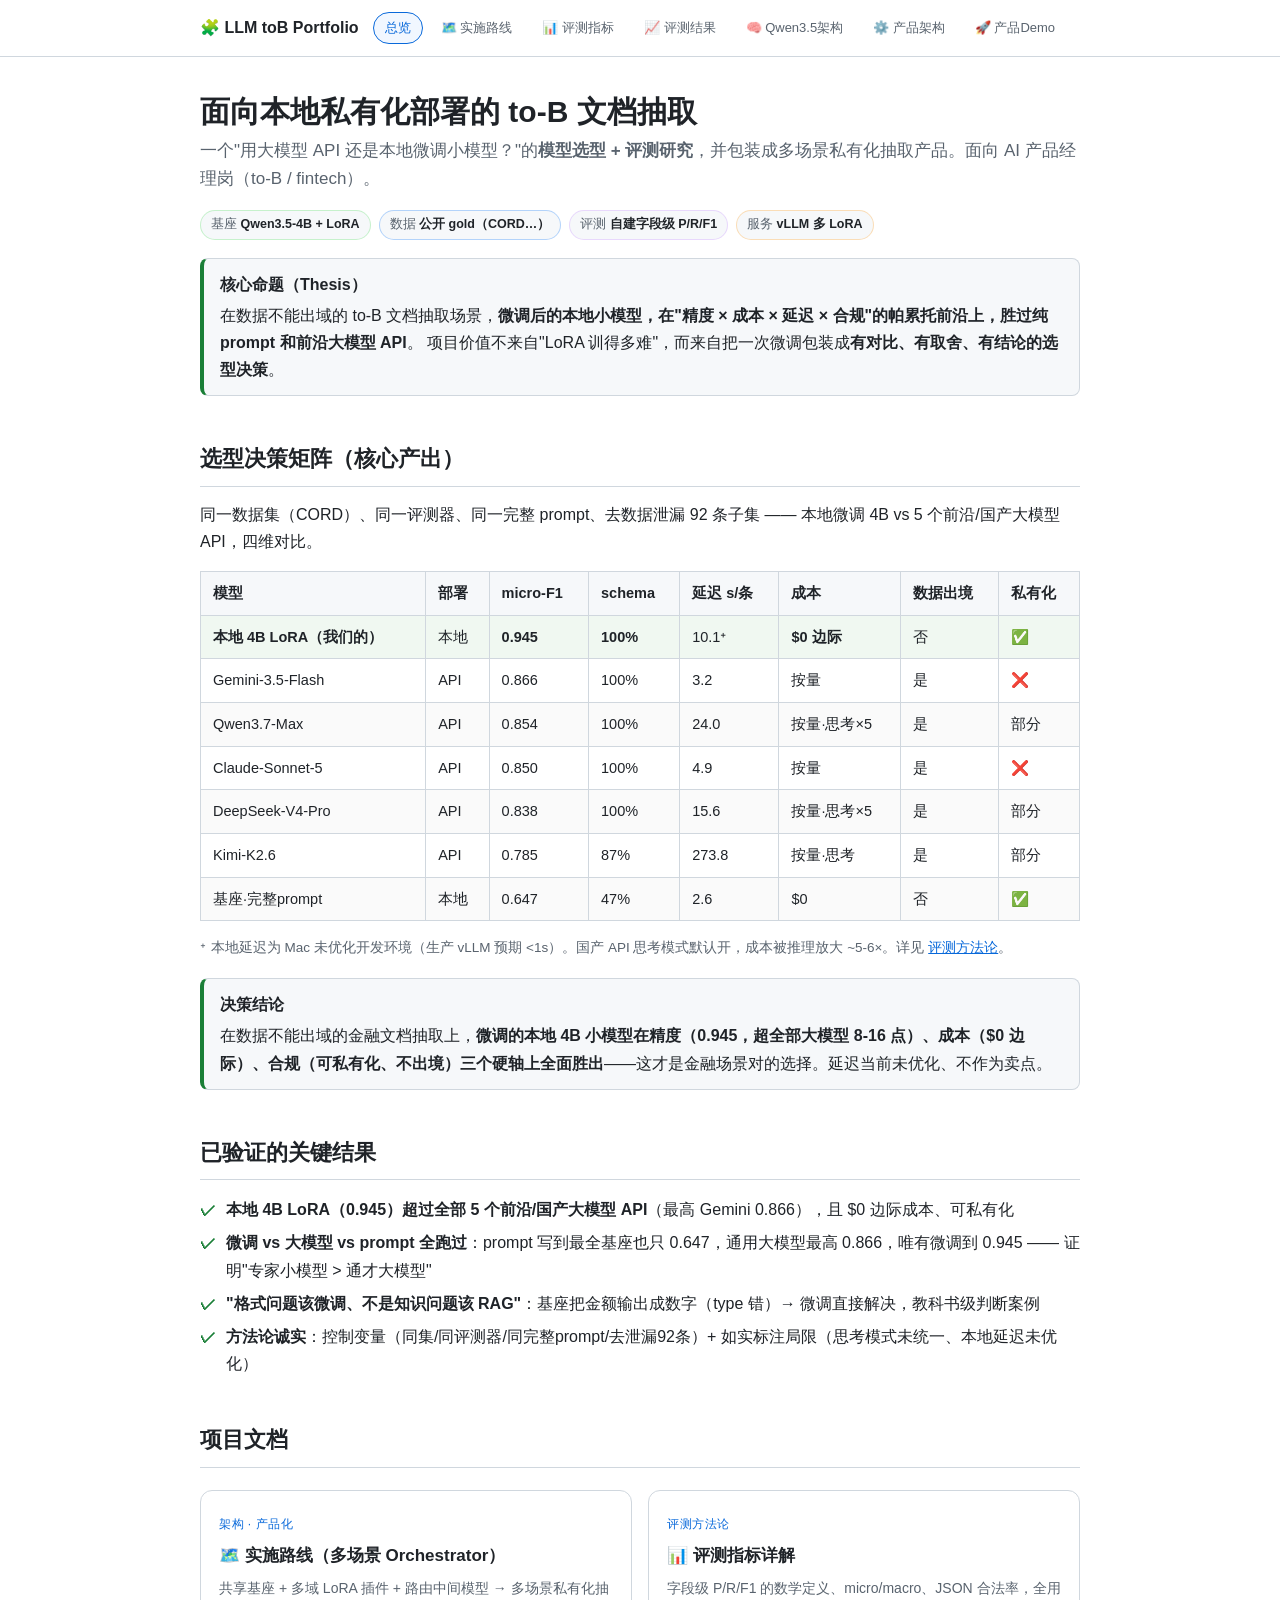
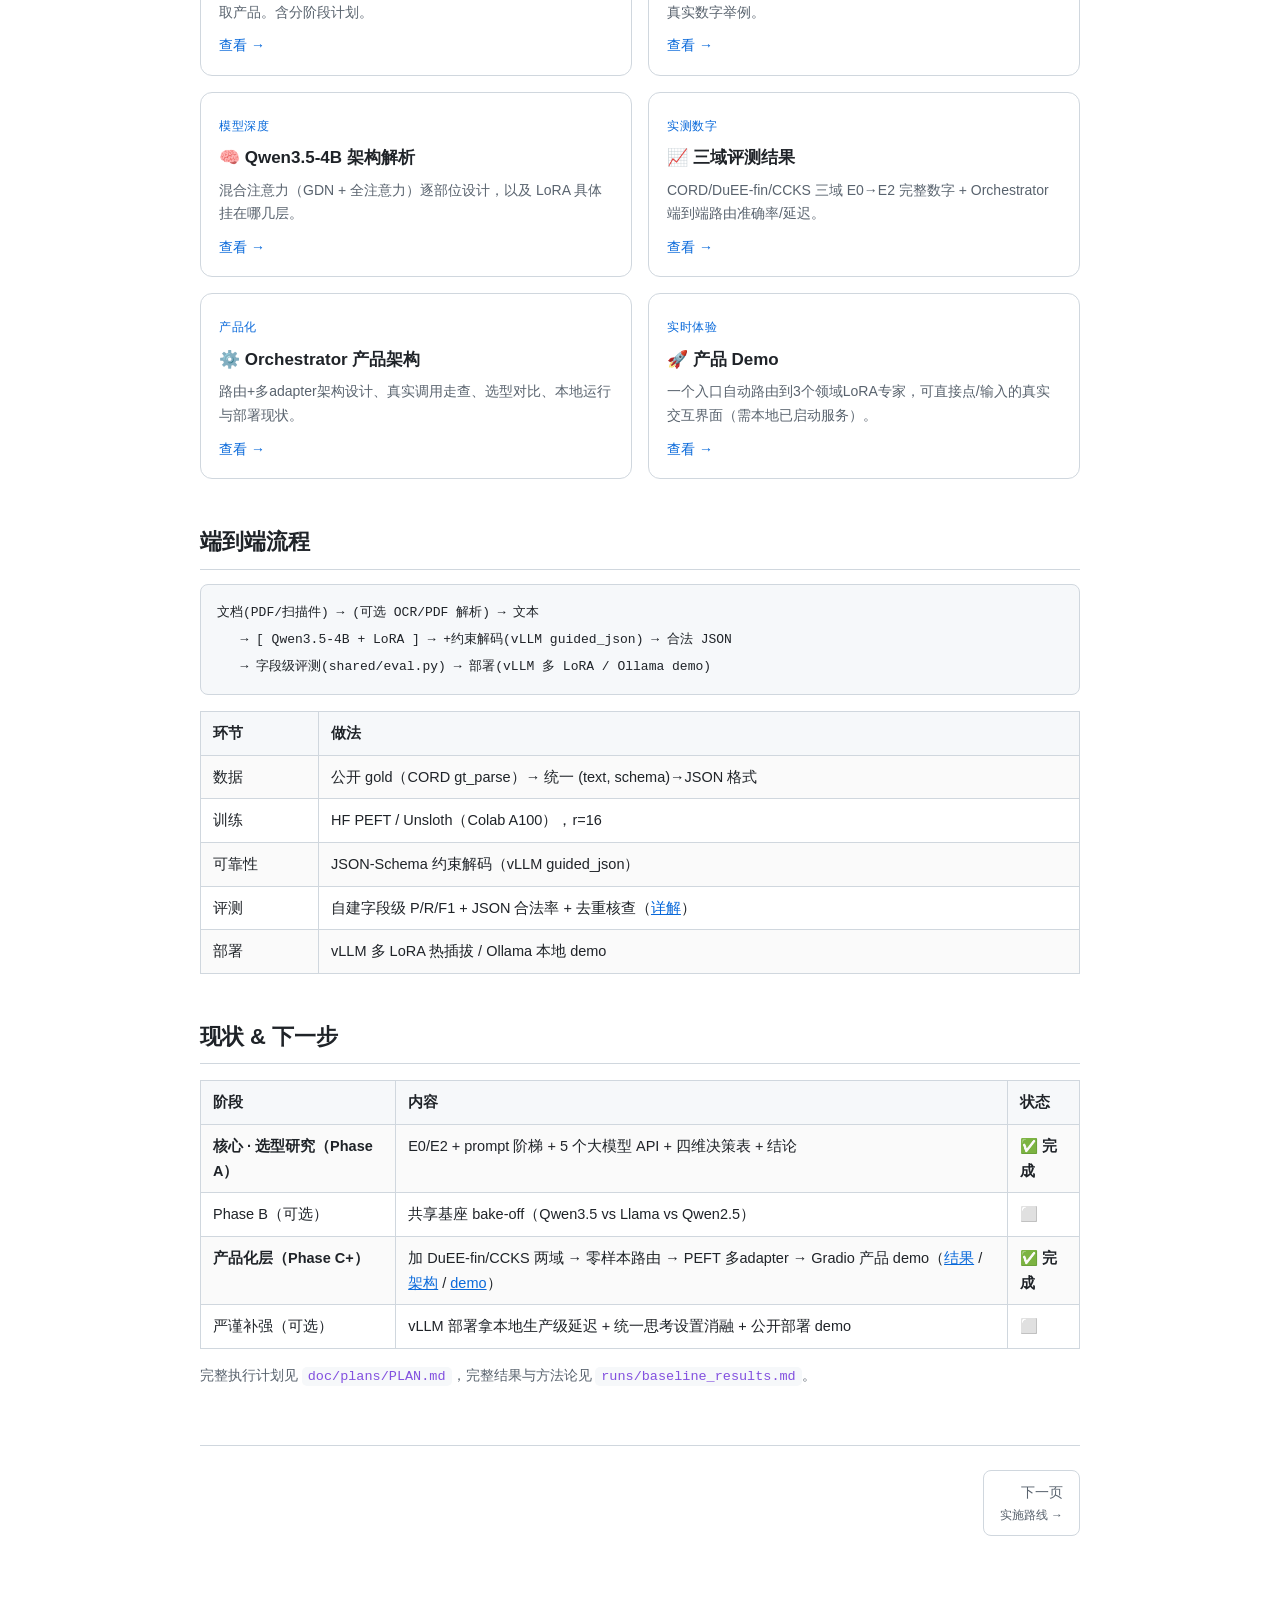
<file: doc/site/index.html>
<!DOCTYPE html>
<html lang="zh-CN">
<head>
<meta charset="UTF-8">
<meta name="viewport" content="width=device-width, initial-scale=1.0">
<title>本地私有化文档抽取 · 模型选型与评测研究</title>
<link rel="stylesheet" href="style.css">
</head>
<body>

<nav class="nav"><div class="nav-inner">
  <a href="index.html" class="nav-brand">🧩 LLM toB Portfolio</a>
  <a href="index.html" class="pill active">总览</a>
  <a href="roadmap.html" class="pill">🗺️ 实施路线</a>
  <a href="eval_metrics.html" class="pill">📊 评测指标</a>
  <a href="results.html" class="pill">📈 评测结果</a>
  <a href="qwen35_architecture.html" class="pill">🧠 Qwen3.5架构</a>
  <a href="orchestrator.html" class="pill">⚙️ 产品架构</a>
  <a href="http://127.0.0.1:7860" target="_blank" class="pill">🚀 产品Demo</a>
</div></nav>

<div class="wrap">

  <h1>面向本地私有化部署的 to-B 文档抽取</h1>
  <p class="lead">一个"用大模型 API 还是本地微调小模型？"的<b>模型选型 + 评测研究</b>，并包装成多场景私有化抽取产品。面向 AI 产品经理岗（to-B / fintech）。</p>

  <div class="badges">
    <span class="badge green">基座 <b>Qwen3.5-4B + LoRA</b></span>
    <span class="badge blue">数据 <b>公开 gold（CORD…）</b></span>
    <span class="badge purple">评测 <b>自建字段级 P/R/F1</b></span>
    <span class="badge warn">服务 <b>vLLM 多 LoRA</b></span>
  </div>

  <div class="box tip">
    <div class="box-title">核心命题（Thesis）</div>
    在数据不能出域的 to-B 文档抽取场景，<b>微调后的本地小模型，在"精度 × 成本 × 延迟 × 合规"的帕累托前沿上，胜过纯 prompt 和前沿大模型 API</b>。
    项目价值不来自"LoRA 训得多难"，而来自把一次微调包装成<b>有对比、有取舍、有结论的选型决策</b>。
  </div>

  <h2>选型决策矩阵（核心产出）</h2>
  <p>同一数据集（CORD）、同一评测器、同一完整 prompt、去数据泄漏 92 条子集 —— 本地微调 4B vs 5 个前沿/国产大模型 API，四维对比。</p>
  <table>
    <tr><th>模型</th><th>部署</th><th>micro-F1</th><th>schema</th><th>延迟 s/条</th><th>成本</th><th>数据出境</th><th>私有化</th></tr>
    <tr style="background:rgba(126,231,135,.08)"><td><b>本地 4B LoRA（我们的）</b></td><td>本地</td><td><b>0.945</b></td><td><b>100%</b></td><td>10.1⁺</td><td><b>$0 边际</b></td><td>否</td><td>✅</td></tr>
    <tr><td>Gemini-3.5-Flash</td><td>API</td><td>0.866</td><td>100%</td><td>3.2</td><td>按量</td><td>是</td><td>❌</td></tr>
    <tr><td>Qwen3.7-Max</td><td>API</td><td>0.854</td><td>100%</td><td>24.0</td><td>按量·思考×5</td><td>是</td><td>部分</td></tr>
    <tr><td>Claude-Sonnet-5</td><td>API</td><td>0.850</td><td>100%</td><td>4.9</td><td>按量</td><td>是</td><td>❌</td></tr>
    <tr><td>DeepSeek-V4-Pro</td><td>API</td><td>0.838</td><td>100%</td><td>15.6</td><td>按量·思考×5</td><td>是</td><td>部分</td></tr>
    <tr><td>Kimi-K2.6</td><td>API</td><td>0.785</td><td>87%</td><td>273.8</td><td>按量·思考</td><td>是</td><td>部分</td></tr>
    <tr><td>基座·完整prompt</td><td>本地</td><td>0.647</td><td>47%</td><td>2.6</td><td>$0</td><td>否</td><td>✅</td></tr>
  </table>
  <p class="small muted">⁺ 本地延迟为 Mac 未优化开发环境（生产 vLLM 预期 &lt;1s）。国产 API 思考模式默认开，成本被推理放大 ~5-6×。详见 <a href="eval_metrics.html">评测方法论</a>。</p>
  <div class="box tip">
    <div class="box-title">决策结论</div>
    在数据不能出域的金融文档抽取上，<b>微调的本地 4B 小模型在精度（0.945，超全部大模型 8-16 点）、成本（$0 边际）、合规（可私有化、不出境）三个硬轴上全面胜出</b>——这才是金融场景对的选择。延迟当前未优化、不作为卖点。</div>

  <h2>已验证的关键结果</h2>
  <ul class="check">
    <li><b>本地 4B LoRA（0.945）超过全部 5 个前沿/国产大模型 API</b>（最高 Gemini 0.866），且 $0 边际成本、可私有化</li>
    <li><b>微调 vs 大模型 vs prompt 全跑过</b>：prompt 写到最全基座也只 0.647，通用大模型最高 0.866，唯有微调到 0.945 —— 证明"专家小模型 &gt; 通才大模型"</li>
    <li><b>"格式问题该微调、不是知识问题该 RAG"</b>：基座把金额输出成数字（type 错）→ 微调直接解决，教科书级判断案例</li>
    <li><b>方法论诚实</b>：控制变量（同集/同评测器/同完整prompt/去泄漏92条）+ 如实标注局限（思考模式未统一、本地延迟未优化）</li>
  </ul>

  <h2>项目文档</h2>
  <div class="cards">
    <a class="card" href="roadmap.html">
      <span class="tag">架构 · 产品化</span>
      <h3>🗺️ 实施路线（多场景 Orchestrator）</h3>
      <p>共享基座 + 多域 LoRA 插件 + 路由中间模型 → 多场景私有化抽取产品。含分阶段计划。</p>
      <span class="arrow">查看 →</span>
    </a>
    <a class="card" href="eval_metrics.html">
      <span class="tag">评测方法论</span>
      <h3>📊 评测指标详解</h3>
      <p>字段级 P/R/F1 的数学定义、micro/macro、JSON 合法率，全用真实数字举例。</p>
      <span class="arrow">查看 →</span>
    </a>
    <a class="card" href="qwen35_architecture.html">
      <span class="tag">模型深度</span>
      <h3>🧠 Qwen3.5-4B 架构解析</h3>
      <p>混合注意力（GDN + 全注意力）逐部位设计，以及 LoRA 具体挂在哪几层。</p>
      <span class="arrow">查看 →</span>
    </a>
    <a class="card" href="results.html">
      <span class="tag">实测数字</span>
      <h3>📈 三域评测结果</h3>
      <p>CORD/DuEE-fin/CCKS 三域 E0→E2 完整数字 + Orchestrator 端到端路由准确率/延迟。</p>
      <span class="arrow">查看 →</span>
    </a>
    <a class="card" href="orchestrator.html">
      <span class="tag">产品化</span>
      <h3>⚙️ Orchestrator 产品架构</h3>
      <p>路由+多adapter架构设计、真实调用走查、选型对比、本地运行与部署现状。</p>
      <span class="arrow">查看 →</span>
    </a>
    <a class="card" href="http://127.0.0.1:7860" target="_blank">
      <span class="tag">实时体验</span>
      <h3>🚀 产品 Demo</h3>
      <p>一个入口自动路由到3个领域LoRA专家，可直接点/输入的真实交互界面（需本地已启动服务）。</p>
      <span class="arrow">查看 →</span>
    </a>
  </div>

  <h2>端到端流程</h2>
<pre><code>文档(PDF/扫描件) → (可选 OCR/PDF 解析) → 文本
   → [ Qwen3.5-4B + LoRA ] → +约束解码(vLLM guided_json) → 合法 JSON
   → 字段级评测(shared/eval.py) → 部署(vLLM 多 LoRA / Ollama demo)</code></pre>
  <table>
    <tr><th>环节</th><th>做法</th></tr>
    <tr><td>数据</td><td>公开 gold（CORD gt_parse）→ 统一 (text, schema)→JSON 格式</td></tr>
    <tr><td>训练</td><td>HF PEFT / Unsloth（Colab A100），r=16</td></tr>
    <tr><td>可靠性</td><td>JSON-Schema 约束解码（vLLM guided_json）</td></tr>
    <tr><td>评测</td><td>自建字段级 P/R/F1 + JSON 合法率 + 去重核查（<a href="eval_metrics.html">详解</a>）</td></tr>
    <tr><td>部署</td><td>vLLM 多 LoRA 热插拔 / Ollama 本地 demo</td></tr>
  </table>

  <h2>现状 &amp; 下一步</h2>
  <table>
    <tr><th>阶段</th><th>内容</th><th>状态</th></tr>
    <tr><td><b>核心 · 选型研究（Phase A）</b></td><td>E0/E2 + prompt 阶梯 + 5 个大模型 API + 四维决策表 + 结论</td><td><b>✅ 完成</b></td></tr>
    <tr><td>Phase B（可选）</td><td>共享基座 bake-off（Qwen3.5 vs Llama vs Qwen2.5）</td><td>⬜</td></tr>
    <tr><td><b>产品化层（Phase C+）</b></td><td>加 DuEE-fin/CCKS 两域 → 零样本路由 → PEFT 多adapter → Gradio 产品 demo（<a href="results.html">结果</a> / <a href="orchestrator.html">架构</a> / <a href="http://127.0.0.1:7860" target="_blank">demo</a>）</td><td><b>✅ 完成</b></td></tr>
    <tr><td>严谨补强（可选）</td><td>vLLM 部署拿本地生产级延迟 + 统一思考设置消融 + 公开部署 demo</td><td>⬜</td></tr>
  </table>
  <p class="small muted">完整执行计划见 <code>doc/plans/PLAN.md</code>，完整结果与方法论见 <code>runs/baseline_results.md</code>。</p>

  <div class="pager">
    <span></span>
    <a class="next" href="roadmap.html">下一页 <span>实施路线 →</span></a>
  </div>

</div>
</body>
</html>
</file>
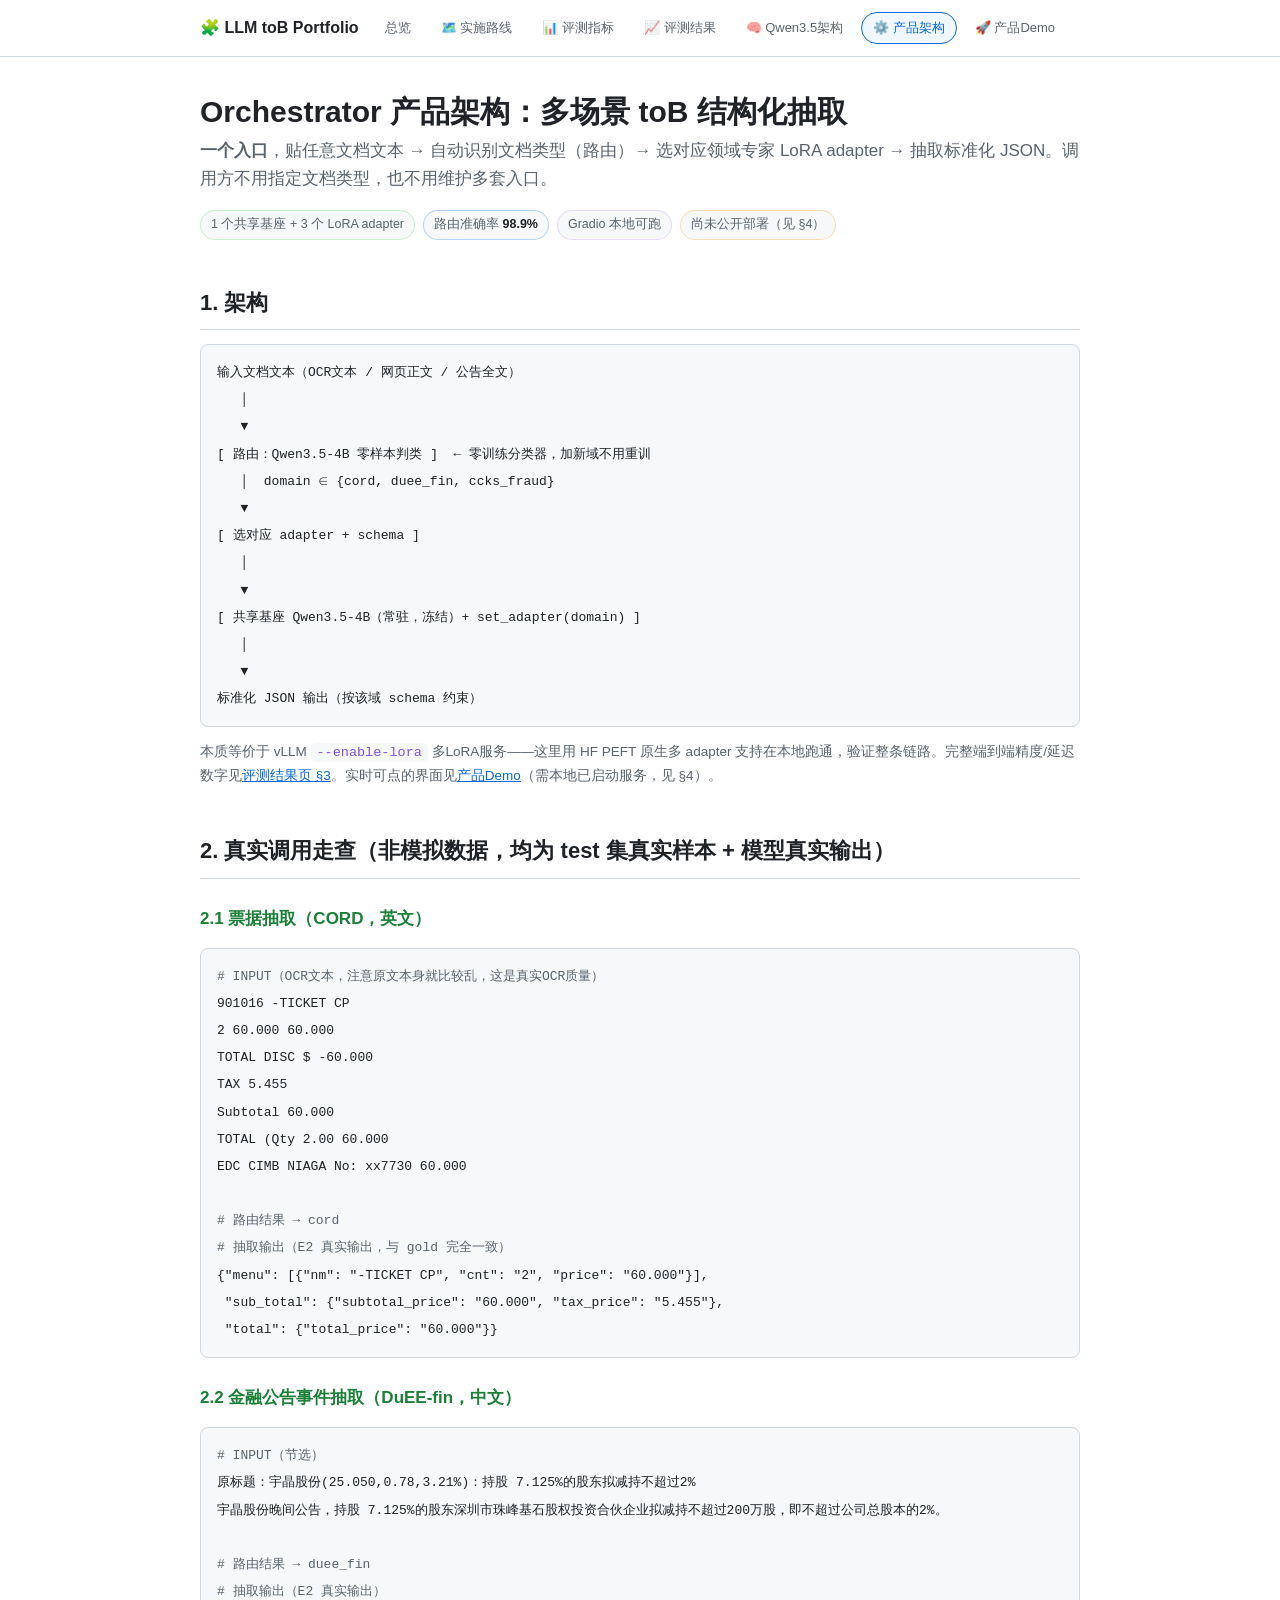
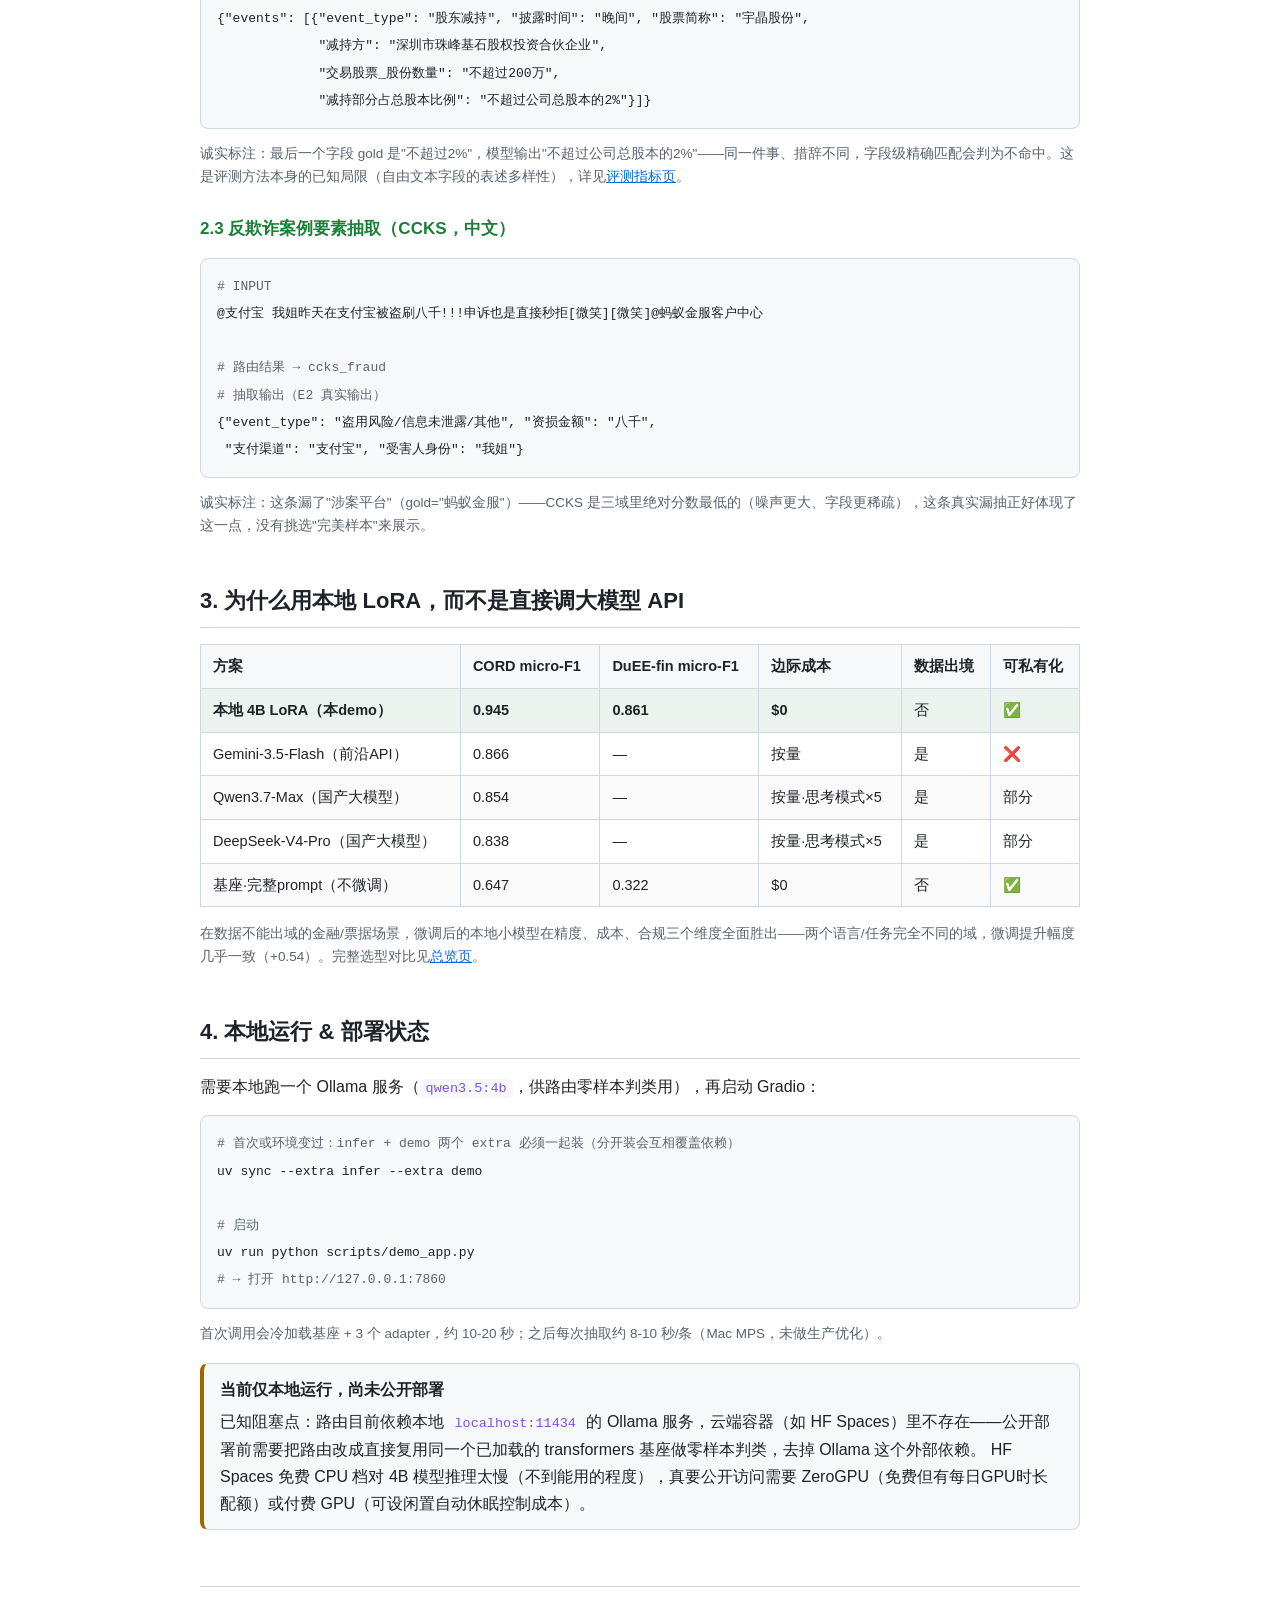
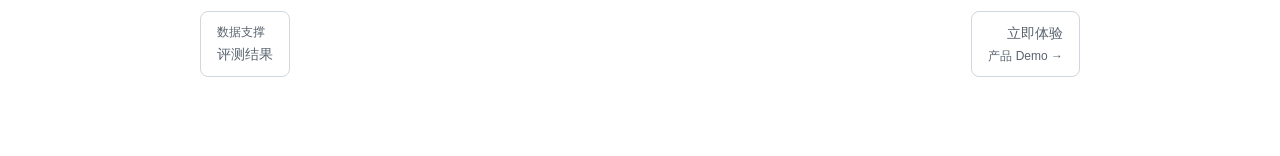
<file: doc/site/orchestrator.html>
<!DOCTYPE html>
<html lang="zh-CN">
<head>
<meta charset="UTF-8">
<meta name="viewport" content="width=device-width, initial-scale=1.0">
<title>Orchestrator 产品架构 · 多场景 toB 结构化抽取</title>
<link rel="stylesheet" href="style.css">
</head>
<body>

<nav class="nav"><div class="nav-inner">
  <a href="index.html" class="nav-brand">🧩 LLM toB Portfolio</a>
  <a href="index.html" class="pill">总览</a>
  <a href="roadmap.html" class="pill">🗺️ 实施路线</a>
  <a href="eval_metrics.html" class="pill">📊 评测指标</a>
  <a href="results.html" class="pill">📈 评测结果</a>
  <a href="qwen35_architecture.html" class="pill">🧠 Qwen3.5架构</a>
  <a href="orchestrator.html" class="pill active">⚙️ 产品架构</a>
  <a href="http://127.0.0.1:7860" target="_blank" class="pill">🚀 产品Demo</a>
</div></nav>

<div class="wrap">

  <h1>Orchestrator 产品架构：多场景 toB 结构化抽取</h1>
  <p class="lead"><b>一个入口</b>，贴任意文档文本 → 自动识别文档类型（路由）→ 选对应领域专家 LoRA adapter → 抽取标准化 JSON。调用方不用指定文档类型，也不用维护多套入口。</p>

  <div class="badges">
    <span class="badge green">1 个共享基座 + 3 个 LoRA adapter</span>
    <span class="badge blue">路由准确率 <b>98.9%</b></span>
    <span class="badge purple">Gradio 本地可跑</span>
    <span class="badge warn">尚未公开部署（见 §4）</span>
  </div>

  <h2>1. 架构</h2>
<pre><code>输入文档文本（OCR文本 / 网页正文 / 公告全文）
   │
   ▼
[ 路由：Qwen3.5-4B 零样本判类 ]  ← 零训练分类器，加新域不用重训
   │  domain ∈ {cord, duee_fin, ccks_fraud}
   ▼
[ 选对应 adapter + schema ]
   │
   ▼
[ 共享基座 Qwen3.5-4B（常驻，冻结）+ set_adapter(domain) ]
   │
   ▼
标准化 JSON 输出（按该域 schema 约束）</code></pre>
  <p class="small muted">本质等价于 vLLM <code>--enable-lora</code> 多LoRA服务——这里用 HF PEFT 原生多 adapter 支持在本地跑通，验证整条链路。完整端到端精度/延迟数字见<a href="results.html">评测结果页 §3</a>。实时可点的界面见<a href="http://127.0.0.1:7860" target="_blank">产品Demo</a>（需本地已启动服务，见 §4）。</p>

  <h2>2. 真实调用走查（非模拟数据，均为 test 集真实样本 + 模型真实输出）</h2>

  <h3>2.1 票据抽取（CORD，英文）</h3>
<pre><code><span class="cmt"># INPUT（OCR文本，注意原文本身就比较乱，这是真实OCR质量）</span>
901016 -TICKET CP
2 60.000 60.000
TOTAL DISC $ -60.000
TAX 5.455
Subtotal 60.000
TOTAL (Qty 2.00 60.000
EDC CIMB NIAGA No: xx7730 60.000

<span class="cmt"># 路由结果 → cord</span>
<span class="cmt"># 抽取输出（E2 真实输出，与 gold 完全一致）</span>
{"menu": [{"nm": "-TICKET CP", "cnt": "2", "price": "60.000"}],
 "sub_total": {"subtotal_price": "60.000", "tax_price": "5.455"},
 "total": {"total_price": "60.000"}}</code></pre>

  <h3>2.2 金融公告事件抽取（DuEE-fin，中文）</h3>
<pre><code><span class="cmt"># INPUT（节选）</span>
原标题：宇晶股份(25.050,0.78,3.21%)：持股 7.125%的股东拟减持不超过2%
宇晶股份晚间公告，持股 7.125%的股东深圳市珠峰基石股权投资合伙企业拟减持不超过200万股，即不超过公司总股本的2%。

<span class="cmt"># 路由结果 → duee_fin</span>
<span class="cmt"># 抽取输出（E2 真实输出）</span>
{"events": [{"event_type": "股东减持", "披露时间": "晚间", "股票简称": "宇晶股份",
             "减持方": "深圳市珠峰基石股权投资合伙企业",
             "交易股票_股份数量": "不超过200万",
             "减持部分占总股本比例": "不超过公司总股本的2%"}]}</code></pre>
  <p class="small muted">诚实标注：最后一个字段 gold 是"不超过2%"，模型输出"不超过公司总股本的2%"——同一件事、措辞不同，字段级精确匹配会判为不命中。这是评测方法本身的已知局限（自由文本字段的表述多样性），详见<a href="eval_metrics.html">评测指标页</a>。</p>

  <h3>2.3 反欺诈案例要素抽取（CCKS，中文）</h3>
<pre><code><span class="cmt"># INPUT</span>
@支付宝 我姐昨天在支付宝被盗刷八千!!!申诉也是直接秒拒[微笑][微笑]@蚂蚁金服客户中心

<span class="cmt"># 路由结果 → ccks_fraud</span>
<span class="cmt"># 抽取输出（E2 真实输出）</span>
{"event_type": "盗用风险/信息未泄露/其他", "资损金额": "八千",
 "支付渠道": "支付宝", "受害人身份": "我姐"}</code></pre>
  <p class="small muted">诚实标注：这条漏了"涉案平台"（gold="蚂蚁金服"）——CCKS 是三域里绝对分数最低的（噪声更大、字段更稀疏），这条真实漏抽正好体现了这一点，没有挑选"完美样本"来展示。</p>

  <h2>3. 为什么用本地 LoRA，而不是直接调大模型 API</h2>
  <table>
    <tr><th>方案</th><th>CORD micro-F1</th><th>DuEE-fin micro-F1</th><th>边际成本</th><th>数据出境</th><th>可私有化</th></tr>
    <tr style="background:rgba(26,127,55,.06)"><td><b>本地 4B LoRA（本demo）</b></td><td><b>0.945</b></td><td><b>0.861</b></td><td><b>$0</b></td><td>否</td><td>✅</td></tr>
    <tr><td>Gemini-3.5-Flash（前沿API）</td><td>0.866</td><td>—</td><td>按量</td><td>是</td><td>❌</td></tr>
    <tr><td>Qwen3.7-Max（国产大模型）</td><td>0.854</td><td>—</td><td>按量·思考模式×5</td><td>是</td><td>部分</td></tr>
    <tr><td>DeepSeek-V4-Pro（国产大模型）</td><td>0.838</td><td>—</td><td>按量·思考模式×5</td><td>是</td><td>部分</td></tr>
    <tr><td>基座·完整prompt（不微调）</td><td>0.647</td><td>0.322</td><td>$0</td><td>否</td><td>✅</td></tr>
  </table>
  <p class="small muted">在数据不能出域的金融/票据场景，微调后的本地小模型在精度、成本、合规三个维度全面胜出——两个语言/任务完全不同的域，微调提升幅度几乎一致（+0.54）。完整选型对比见<a href="index.html">总览页</a>。</p>

  <h2>4. 本地运行 &amp; 部署状态</h2>
  <p>需要本地跑一个 Ollama 服务（<code>qwen3.5:4b</code>，供路由零样本判类用），再启动 Gradio：</p>
<pre><code><span class="cmt"># 首次或环境变过：infer + demo 两个 extra 必须一起装（分开装会互相覆盖依赖）</span>
uv sync --extra infer --extra demo

<span class="cmt"># 启动</span>
uv run python scripts/demo_app.py
<span class="cmt"># → 打开 http://127.0.0.1:7860</span></code></pre>
  <p class="small muted">首次调用会冷加载基座 + 3 个 adapter，约 10-20 秒；之后每次抽取约 8-10 秒/条（Mac MPS，未做生产优化）。</p>

  <div class="box warn">
    <div class="box-title">当前仅本地运行，尚未公开部署</div>
    已知阻塞点：路由目前依赖本地 <code>localhost:11434</code> 的 Ollama 服务，云端容器（如 HF Spaces）里不存在——公开部署前需要把路由改成直接复用同一个已加载的 transformers 基座做零样本判类，去掉 Ollama 这个外部依赖。
    HF Spaces 免费 CPU 档对 4B 模型推理太慢（不到能用的程度），真要公开访问需要 ZeroGPU（免费但有每日GPU时长配额）或付费 GPU（可设闲置自动休眠控制成本）。
  </div>

  <div class="pager">
    <a href="results.html"><span>数据支撑</span>评测结果</a>
    <a class="next" href="http://127.0.0.1:7860" target="_blank">立即体验 <span>产品 Demo →</span></a>
  </div>

</div>
</body>
</html>
</file>
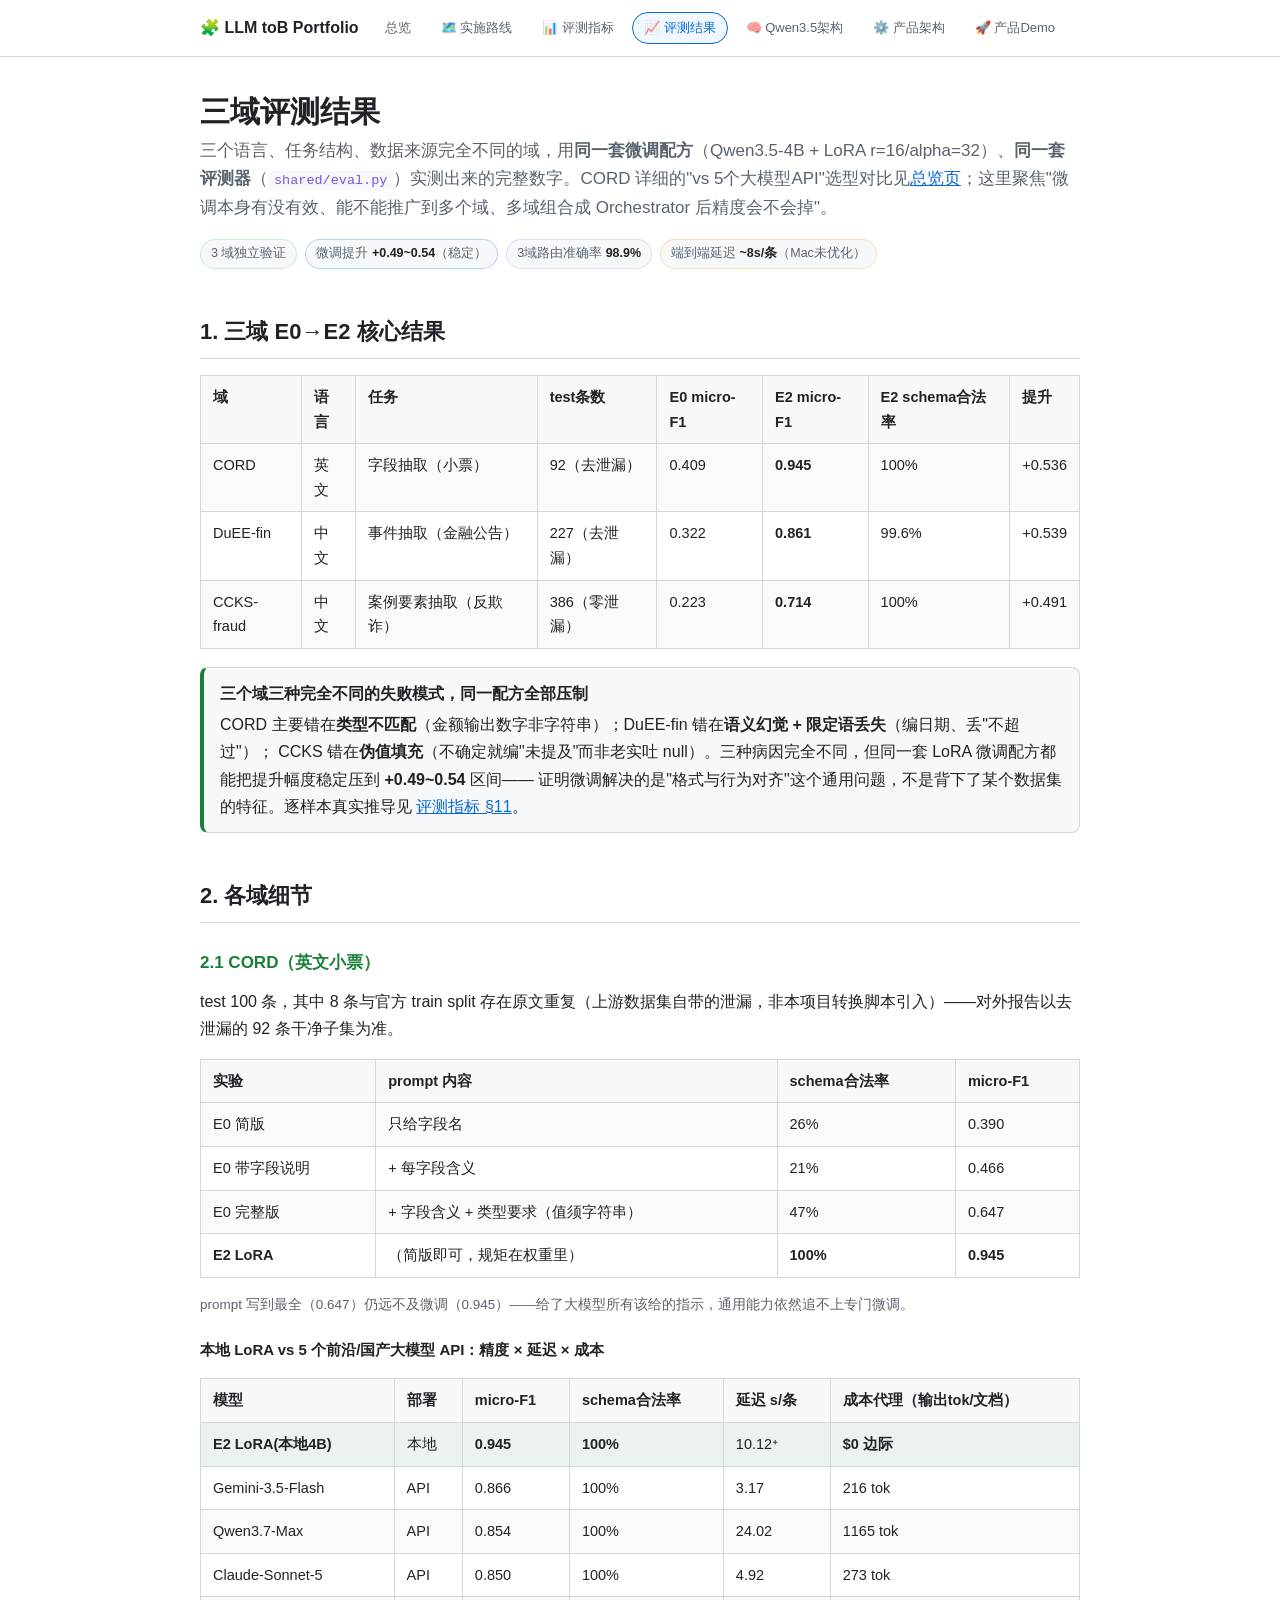
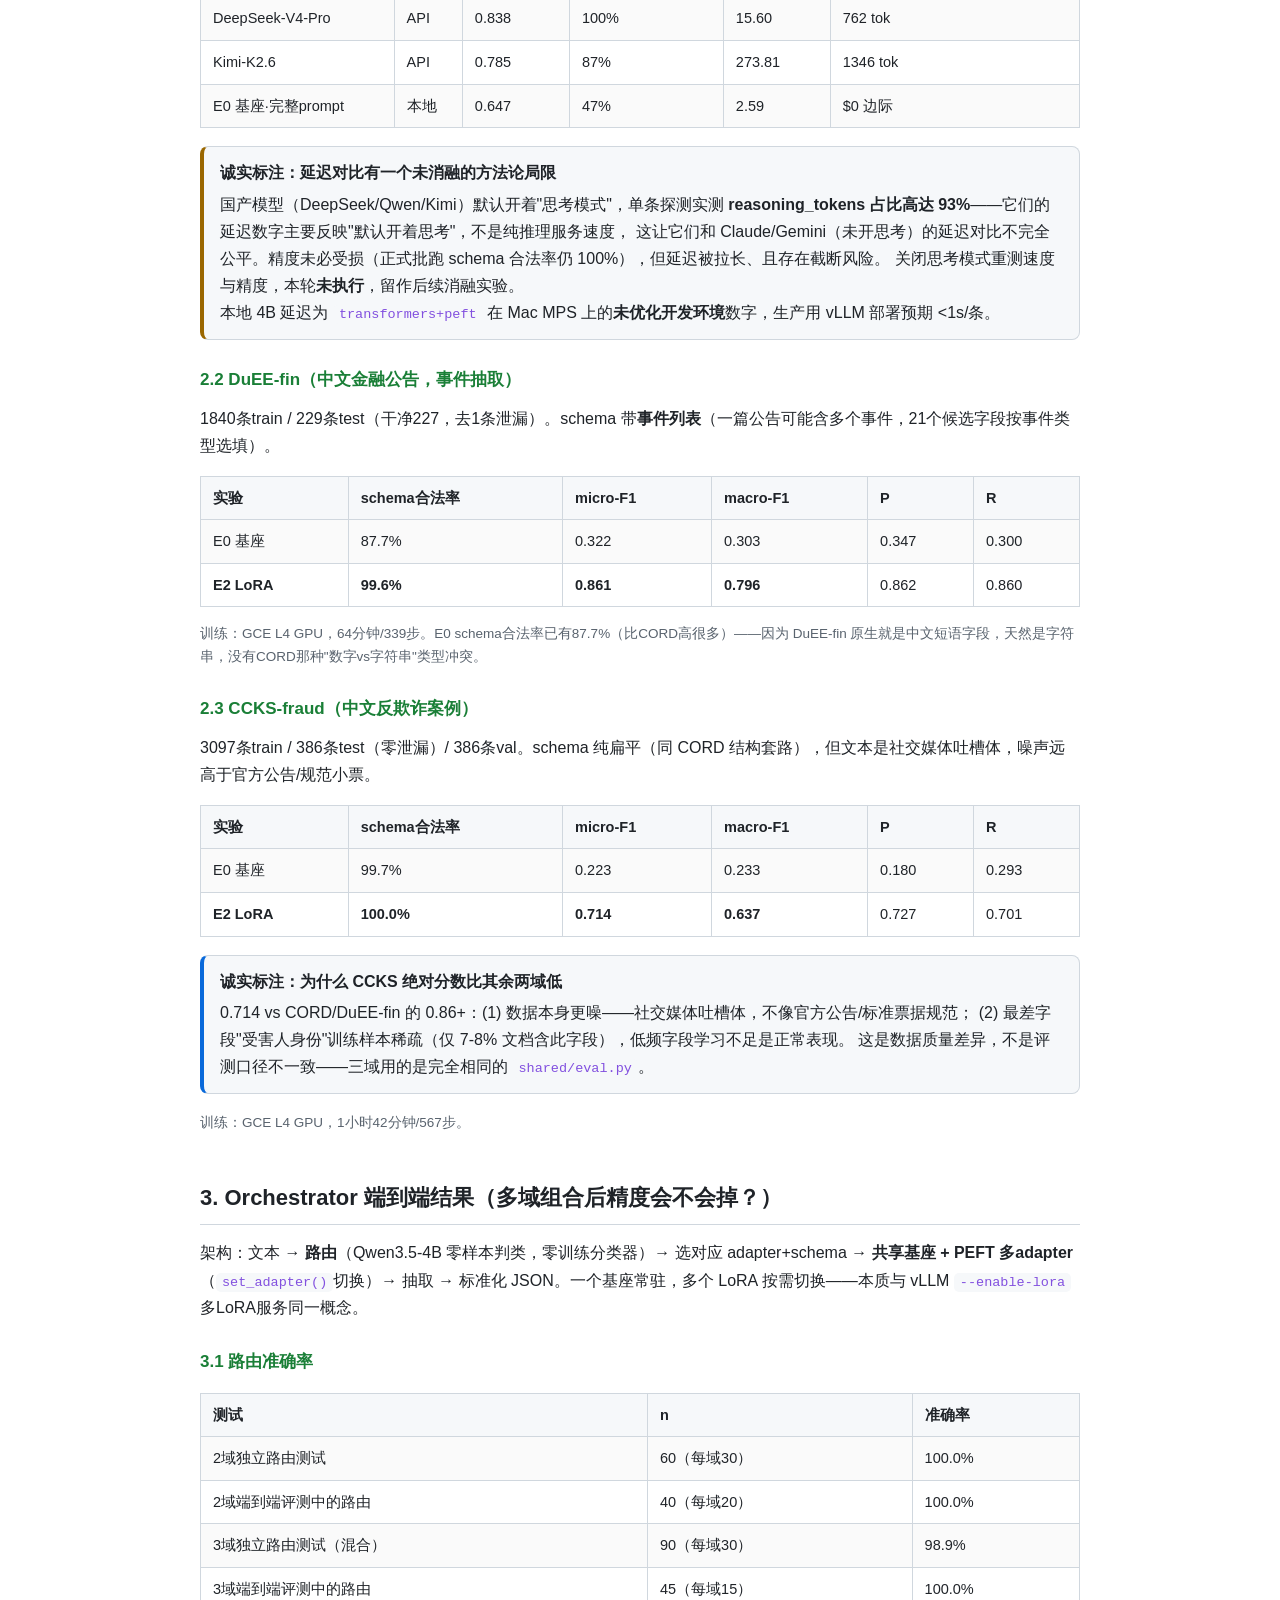
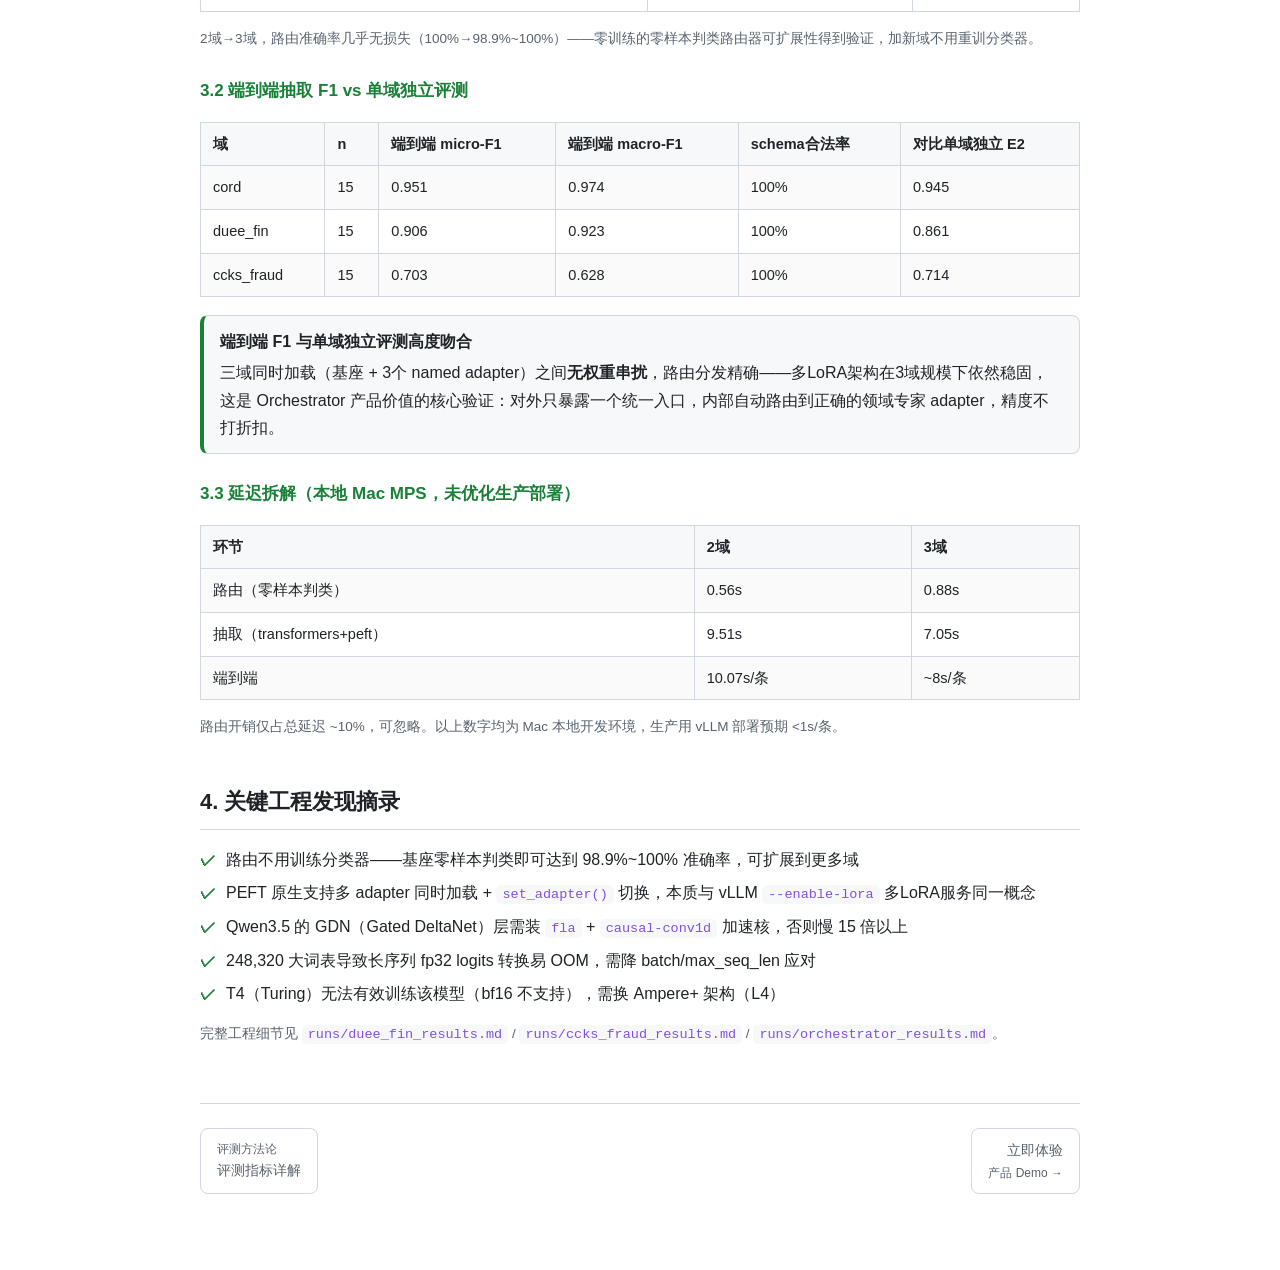
<file: doc/site/results.html>
<!DOCTYPE html>
<html lang="zh-CN">
<head>
<meta charset="UTF-8">
<meta name="viewport" content="width=device-width, initial-scale=1.0">
<title>三域评测结果 · 结构化抽取</title>
<link rel="stylesheet" href="style.css">
</head>
<body>

<nav class="nav"><div class="nav-inner">
  <a href="index.html" class="nav-brand">🧩 LLM toB Portfolio</a>
  <a href="index.html" class="pill">总览</a>
  <a href="roadmap.html" class="pill">🗺️ 实施路线</a>
  <a href="eval_metrics.html" class="pill">📊 评测指标</a>
  <a href="results.html" class="pill active">📈 评测结果</a>
  <a href="qwen35_architecture.html" class="pill">🧠 Qwen3.5架构</a>
  <a href="orchestrator.html" class="pill">⚙️ 产品架构</a>
  <a href="http://127.0.0.1:7860" target="_blank" class="pill">🚀 产品Demo</a>
</div></nav>

<div class="wrap">

  <h1>三域评测结果</h1>
  <p class="lead">三个语言、任务结构、数据来源完全不同的域，用<b>同一套微调配方</b>（Qwen3.5-4B + LoRA r=16/alpha=32）、<b>同一套评测器</b>（<code>shared/eval.py</code>）实测出来的完整数字。CORD 详细的"vs 5个大模型API"选型对比见<a href="index.html">总览页</a>；这里聚焦"微调本身有没有效、能不能推广到多个域、多域组合成 Orchestrator 后精度会不会掉"。</p>

  <div class="badges">
    <span class="badge green">3 域独立验证</span>
    <span class="badge blue">微调提升 <b>+0.49~0.54</b>（稳定）</span>
    <span class="badge purple">3域路由准确率 <b>98.9%</b></span>
    <span class="badge warn">端到端延迟 <b>~8s/条</b>（Mac未优化）</span>
  </div>

  <h2>1. 三域 E0→E2 核心结果</h2>
  <table>
    <tr><th>域</th><th>语言</th><th>任务</th><th>test条数</th><th>E0 micro-F1</th><th>E2 micro-F1</th><th>E2 schema合法率</th><th>提升</th></tr>
    <tr><td>CORD</td><td>英文</td><td>字段抽取（小票）</td><td>92（去泄漏）</td><td>0.409</td><td><b>0.945</b></td><td>100%</td><td class="num">+0.536</td></tr>
    <tr><td>DuEE-fin</td><td>中文</td><td>事件抽取（金融公告）</td><td>227（去泄漏）</td><td>0.322</td><td><b>0.861</b></td><td>99.6%</td><td class="num">+0.539</td></tr>
    <tr><td>CCKS-fraud</td><td>中文</td><td>案例要素抽取（反欺诈）</td><td>386（零泄漏）</td><td>0.223</td><td><b>0.714</b></td><td>100%</td><td class="num">+0.491</td></tr>
  </table>
  <div class="box tip">
    <div class="box-title">三个域三种完全不同的失败模式，同一配方全部压制</div>
    CORD 主要错在<b>类型不匹配</b>（金额输出数字非字符串）；DuEE-fin 错在<b>语义幻觉 + 限定语丢失</b>（编日期、丢"不超过"）；
    CCKS 错在<b>伪值填充</b>（不确定就编"未提及"而非老实吐 null）。三种病因完全不同，但同一套 LoRA 微调配方都能把提升幅度稳定压到 <b>+0.49~0.54</b> 区间——
    证明微调解决的是"格式与行为对齐"这个通用问题，不是背下了某个数据集的特征。逐样本真实推导见 <a href="eval_metrics.html#11">评测指标 §11</a>。
  </div>

  <h2>2. 各域细节</h2>

  <h3>2.1 CORD（英文小票）</h3>
  <p>test 100 条，其中 8 条与官方 train split 存在原文重复（上游数据集自带的泄漏，非本项目转换脚本引入）——对外报告以去泄漏的 92 条干净子集为准。</p>
  <table>
    <tr><th>实验</th><th>prompt 内容</th><th>schema合法率</th><th>micro-F1</th></tr>
    <tr><td>E0 简版</td><td>只给字段名</td><td>26%</td><td>0.390</td></tr>
    <tr><td>E0 带字段说明</td><td>+ 每字段含义</td><td>21%</td><td>0.466</td></tr>
    <tr><td>E0 完整版</td><td>+ 字段含义 + 类型要求（值须字符串）</td><td>47%</td><td>0.647</td></tr>
    <tr><td><b>E2 LoRA</b></td><td>（简版即可，规矩在权重里）</td><td><b>100%</b></td><td><b>0.945</b></td></tr>
  </table>
  <p class="small muted">prompt 写到最全（0.647）仍远不及微调（0.945）——给了大模型所有该给的指示，通用能力依然追不上专门微调。</p>

  <h4 style="margin:20px 0 8px;font-size:15px;color:var(--text)">本地 LoRA vs 5 个前沿/国产大模型 API：精度 × 延迟 × 成本</h4>
  <table>
    <tr><th>模型</th><th>部署</th><th>micro-F1</th><th>schema合法率</th><th>延迟 s/条</th><th>成本代理（输出tok/文档）</th></tr>
    <tr style="background:rgba(26,127,55,.06)"><td><b>E2 LoRA(本地4B)</b></td><td>本地</td><td><b>0.945</b></td><td><b>100%</b></td><td>10.12⁺</td><td><b>$0 边际</b></td></tr>
    <tr><td>Gemini-3.5-Flash</td><td>API</td><td>0.866</td><td>100%</td><td>3.17</td><td>216 tok</td></tr>
    <tr><td>Qwen3.7-Max</td><td>API</td><td>0.854</td><td>100%</td><td>24.02</td><td>1165 tok</td></tr>
    <tr><td>Claude-Sonnet-5</td><td>API</td><td>0.850</td><td>100%</td><td>4.92</td><td>273 tok</td></tr>
    <tr><td>DeepSeek-V4-Pro</td><td>API</td><td>0.838</td><td>100%</td><td>15.60</td><td>762 tok</td></tr>
    <tr><td>Kimi-K2.6</td><td>API</td><td>0.785</td><td>87%</td><td>273.81</td><td>1346 tok</td></tr>
    <tr><td>E0 基座·完整prompt</td><td>本地</td><td>0.647</td><td>47%</td><td>2.59</td><td>$0 边际</td></tr>
  </table>
  <div class="box warn">
    <div class="box-title">诚实标注：延迟对比有一个未消融的方法论局限</div>
    国产模型（DeepSeek/Qwen/Kimi）默认开着"思考模式"，单条探测实测 <b>reasoning_tokens 占比高达 93%</b>——它们的延迟数字主要反映"默认开着思考"，不是纯推理服务速度，
    这让它们和 Claude/Gemini（未开思考）的延迟对比不完全公平。精度未必受损（正式批跑 schema 合法率仍 100%），但延迟被拉长、且存在截断风险。
    关闭思考模式重测速度与精度，本轮<b>未执行</b>，留作后续消融实验。
    <br>本地 4B 延迟为 <code>transformers+peft</code> 在 Mac MPS 上的<b>未优化开发环境</b>数字，生产用 vLLM 部署预期 &lt;1s/条。
  </div>

  <h3>2.2 DuEE-fin（中文金融公告，事件抽取）</h3>
  <p>1840条train / 229条test（干净227，去1条泄漏）。schema 带<b>事件列表</b>（一篇公告可能含多个事件，21个候选字段按事件类型选填）。</p>
  <table>
    <tr><th>实验</th><th>schema合法率</th><th>micro-F1</th><th>macro-F1</th><th>P</th><th>R</th></tr>
    <tr><td>E0 基座</td><td>87.7%</td><td>0.322</td><td>0.303</td><td>0.347</td><td>0.300</td></tr>
    <tr><td><b>E2 LoRA</b></td><td><b>99.6%</b></td><td><b>0.861</b></td><td><b>0.796</b></td><td>0.862</td><td>0.860</td></tr>
  </table>
  <p class="small muted">训练：GCE L4 GPU，64分钟/339步。E0 schema合法率已有87.7%（比CORD高很多）——因为 DuEE-fin 原生就是中文短语字段，天然是字符串，没有CORD那种"数字vs字符串"类型冲突。</p>

  <h3>2.3 CCKS-fraud（中文反欺诈案例）</h3>
  <p>3097条train / 386条test（零泄漏）/ 386条val。schema 纯扁平（同 CORD 结构套路），但文本是社交媒体吐槽体，噪声远高于官方公告/规范小票。</p>
  <table>
    <tr><th>实验</th><th>schema合法率</th><th>micro-F1</th><th>macro-F1</th><th>P</th><th>R</th></tr>
    <tr><td>E0 基座</td><td>99.7%</td><td>0.223</td><td>0.233</td><td>0.180</td><td>0.293</td></tr>
    <tr><td><b>E2 LoRA</b></td><td><b>100.0%</b></td><td><b>0.714</b></td><td><b>0.637</b></td><td>0.727</td><td>0.701</td></tr>
  </table>
  <div class="box">
    <div class="box-title">诚实标注：为什么 CCKS 绝对分数比其余两域低</div>
    0.714 vs CORD/DuEE-fin 的 0.86+：(1) 数据本身更噪——社交媒体吐槽体，不像官方公告/标准票据规范；
    (2) 最差字段"受害人身份"训练样本稀疏（仅 7-8% 文档含此字段），低频字段学习不足是正常表现。
    这是数据质量差异，不是评测口径不一致——三域用的是完全相同的 <code>shared/eval.py</code>。
  </div>
  <p class="small muted">训练：GCE L4 GPU，1小时42分钟/567步。</p>

  <h2>3. Orchestrator 端到端结果（多域组合后精度会不会掉？）</h2>
  <p>架构：文本 → <b>路由</b>（Qwen3.5-4B 零样本判类，零训练分类器）→ 选对应 adapter+schema → <b>共享基座 + PEFT 多adapter</b>（<code>set_adapter()</code>切换）→ 抽取 → 标准化 JSON。一个基座常驻，多个 LoRA 按需切换——本质与 vLLM <code>--enable-lora</code> 多LoRA服务同一概念。</p>

  <h3>3.1 路由准确率</h3>
  <table>
    <tr><th>测试</th><th>n</th><th>准确率</th></tr>
    <tr><td>2域独立路由测试</td><td>60（每域30）</td><td>100.0%</td></tr>
    <tr><td>2域端到端评测中的路由</td><td>40（每域20）</td><td>100.0%</td></tr>
    <tr><td>3域独立路由测试（混合）</td><td>90（每域30）</td><td>98.9%</td></tr>
    <tr><td>3域端到端评测中的路由</td><td>45（每域15）</td><td>100.0%</td></tr>
  </table>
  <p class="small muted">2域→3域，路由准确率几乎无损失（100%→98.9%~100%）——零训练的零样本判类路由器可扩展性得到验证，加新域不用重训分类器。</p>

  <h3>3.2 端到端抽取 F1 vs 单域独立评测</h3>
  <table>
    <tr><th>域</th><th>n</th><th>端到端 micro-F1</th><th>端到端 macro-F1</th><th>schema合法率</th><th>对比单域独立 E2</th></tr>
    <tr><td>cord</td><td>15</td><td>0.951</td><td>0.974</td><td>100%</td><td>0.945</td></tr>
    <tr><td>duee_fin</td><td>15</td><td>0.906</td><td>0.923</td><td>100%</td><td>0.861</td></tr>
    <tr><td>ccks_fraud</td><td>15</td><td>0.703</td><td>0.628</td><td>100%</td><td>0.714</td></tr>
  </table>
  <div class="box tip">
    <div class="box-title">端到端 F1 与单域独立评测高度吻合</div>
    三域同时加载（基座 + 3个 named adapter）之间<b>无权重串扰</b>，路由分发精确——多LoRA架构在3域规模下依然稳固，这是 Orchestrator 产品价值的核心验证：对外只暴露一个统一入口，内部自动路由到正确的领域专家 adapter，精度不打折扣。
  </div>

  <h3>3.3 延迟拆解（本地 Mac MPS，未优化生产部署）</h3>
  <table>
    <tr><th>环节</th><th>2域</th><th>3域</th></tr>
    <tr><td>路由（零样本判类）</td><td>0.56s</td><td>0.88s</td></tr>
    <tr><td>抽取（transformers+peft）</td><td>9.51s</td><td>7.05s</td></tr>
    <tr><td>端到端</td><td>10.07s/条</td><td>~8s/条</td></tr>
  </table>
  <p class="small muted">路由开销仅占总延迟 ~10%，可忽略。以上数字均为 Mac 本地开发环境，生产用 vLLM 部署预期 &lt;1s/条。</p>

  <h2>4. 关键工程发现摘录</h2>
  <ul class="check">
    <li>路由不用训练分类器——基座零样本判类即可达到 98.9%~100% 准确率，可扩展到更多域</li>
    <li>PEFT 原生支持多 adapter 同时加载 + <code>set_adapter()</code> 切换，本质与 vLLM <code>--enable-lora</code> 多LoRA服务同一概念</li>
    <li>Qwen3.5 的 GDN（Gated DeltaNet）层需装 <code>fla</code> + <code>causal-conv1d</code> 加速核，否则慢 15 倍以上</li>
    <li>248,320 大词表导致长序列 fp32 logits 转换易 OOM，需降 batch/max_seq_len 应对</li>
    <li>T4（Turing）无法有效训练该模型（bf16 不支持），需换 Ampere+ 架构（L4）</li>
  </ul>
  <p class="small muted">完整工程细节见 <code>runs/duee_fin_results.md</code> / <code>runs/ccks_fraud_results.md</code> / <code>runs/orchestrator_results.md</code>。</p>

  <div class="pager">
    <a href="eval_metrics.html"><span>评测方法论</span>评测指标详解</a>
    <a class="next" href="http://127.0.0.1:7860" target="_blank">立即体验 <span>产品 Demo →</span></a>
  </div>

</div>
</body>
</html>
</file>
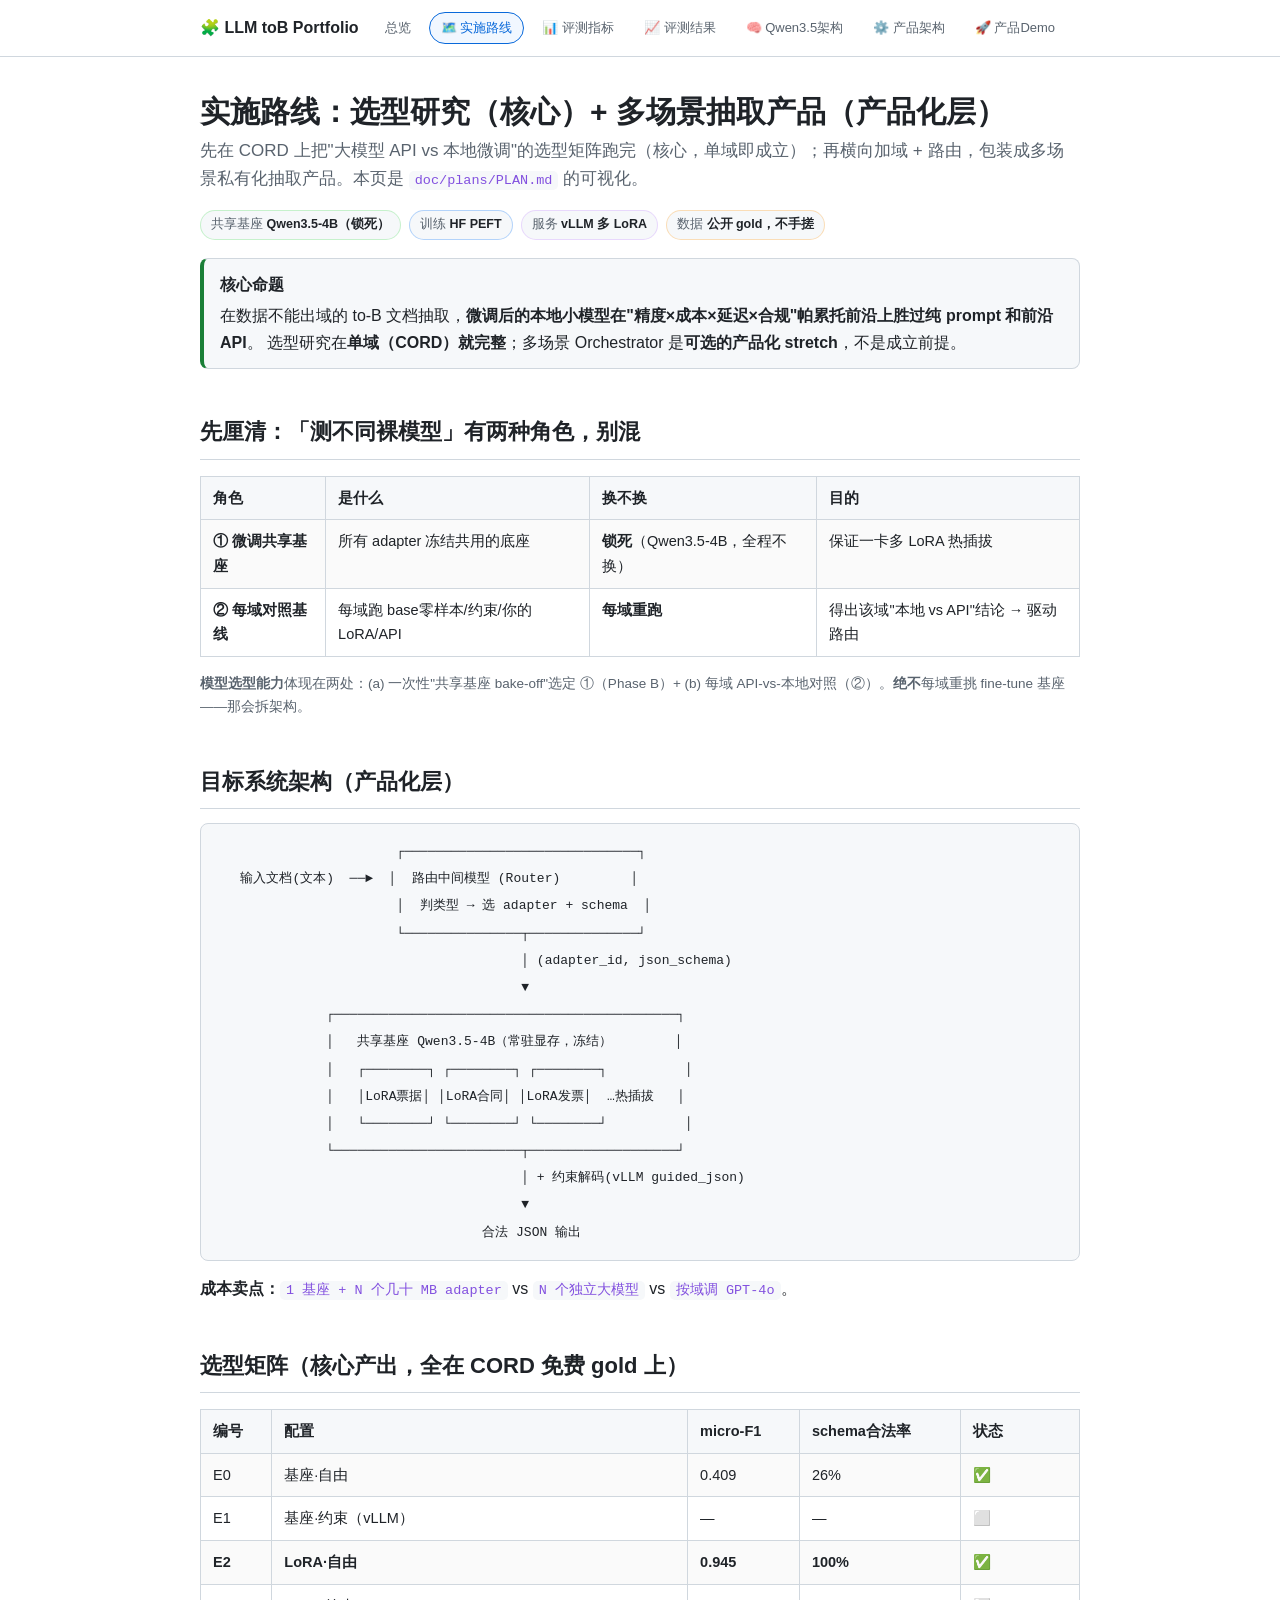
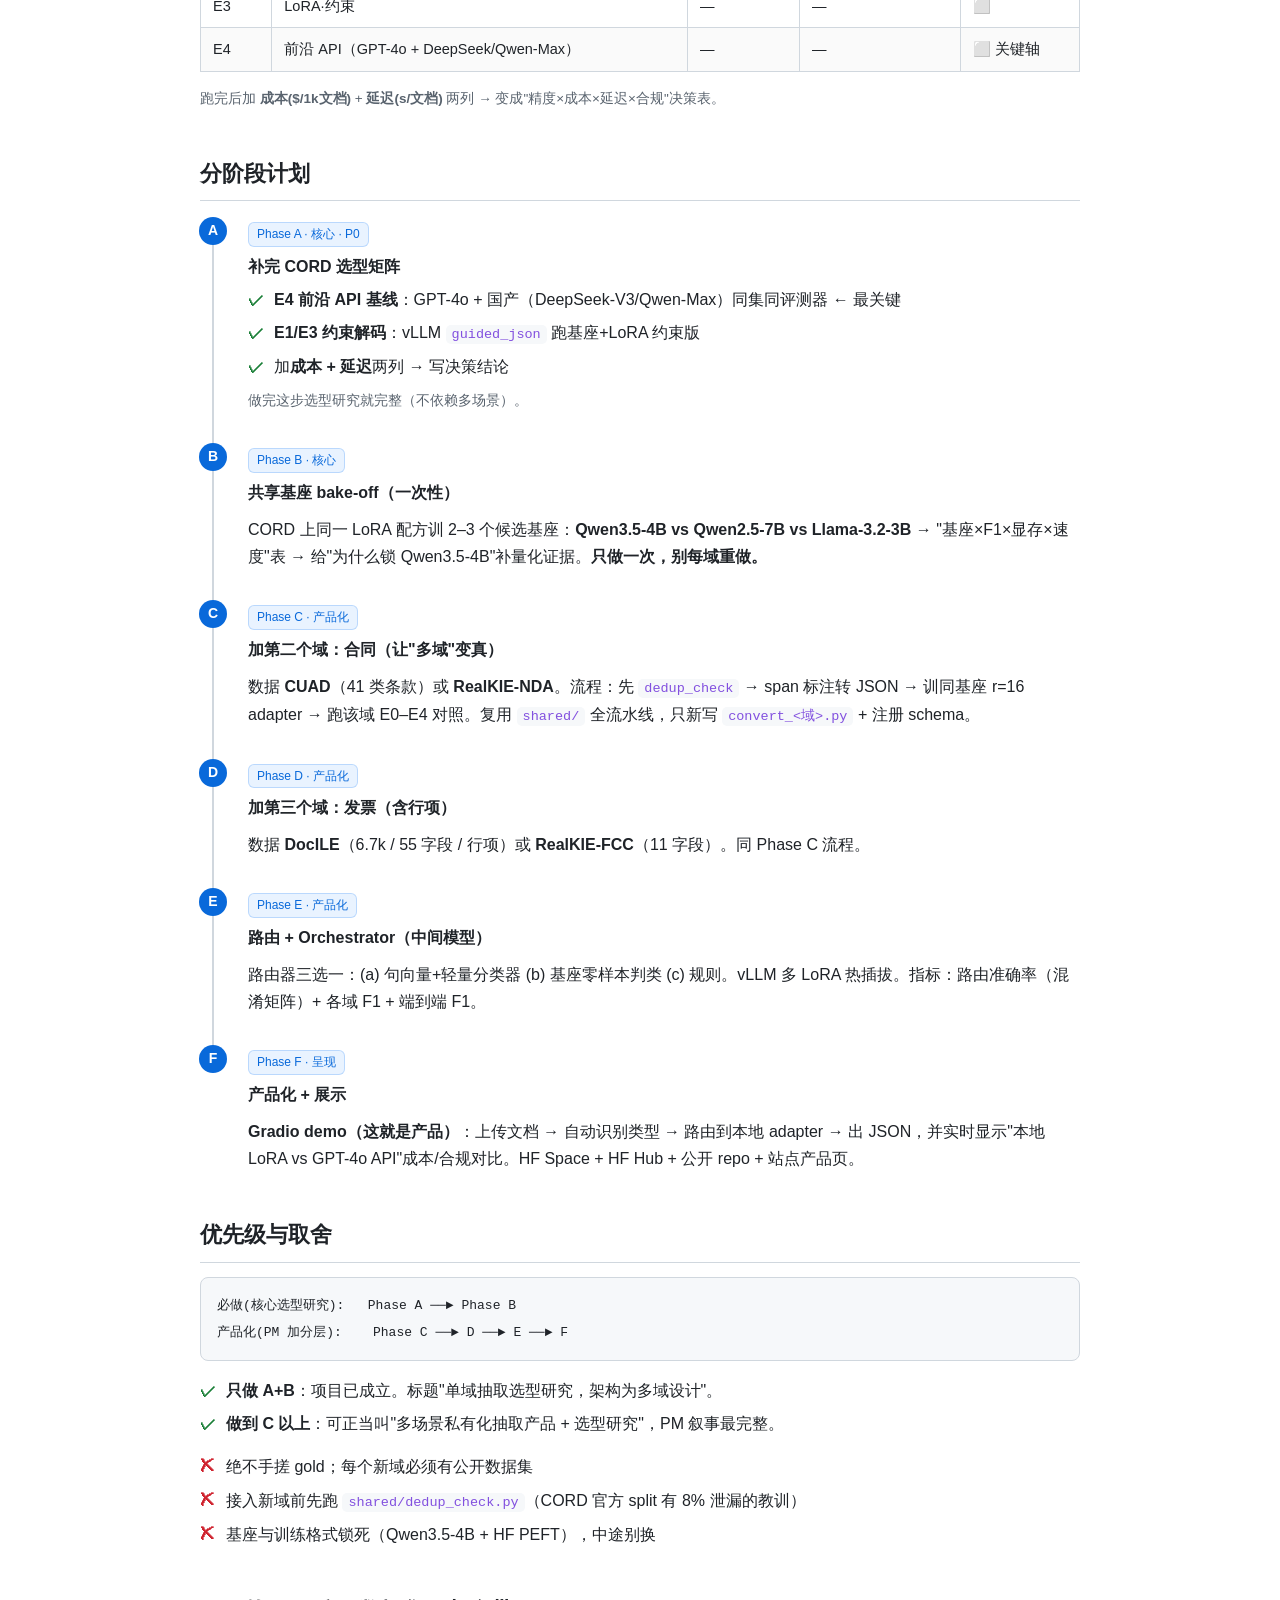
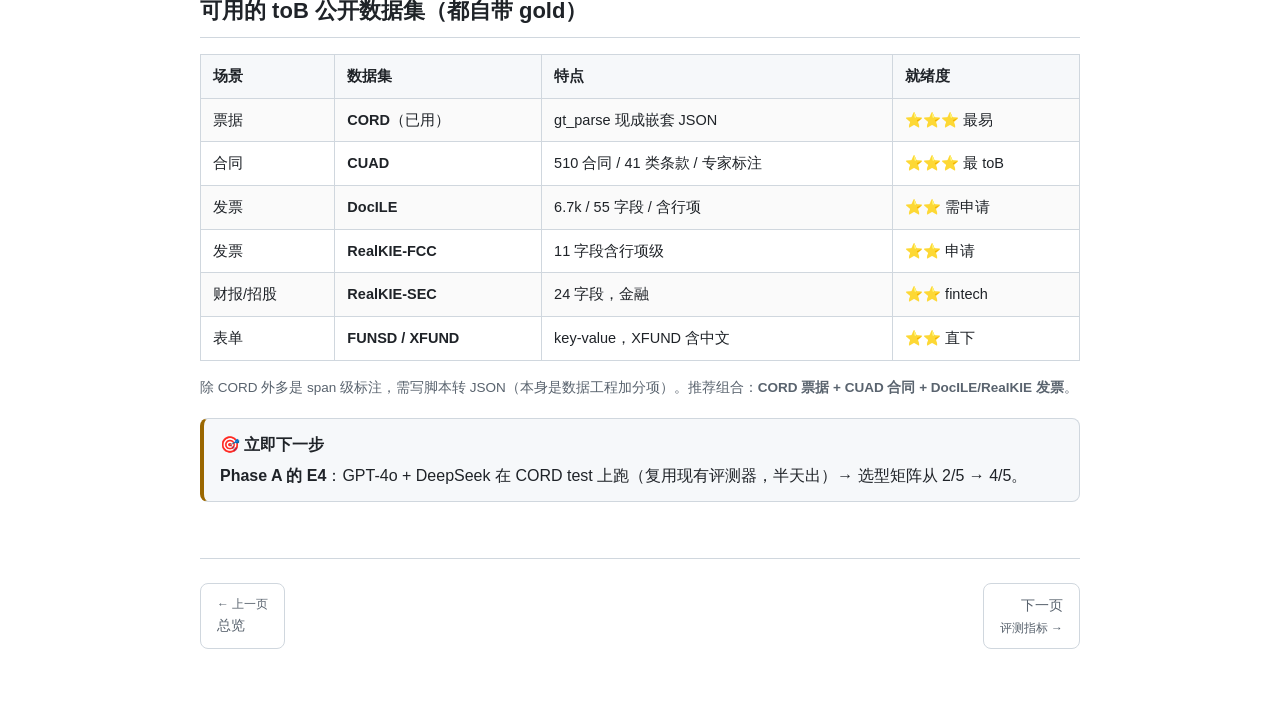
<file: doc/site/roadmap.html>
<!DOCTYPE html>
<html lang="zh-CN">
<head>
<meta charset="UTF-8">
<meta name="viewport" content="width=device-width, initial-scale=1.0">
<title>实施路线 · 选型研究 + 多场景抽取产品</title>
<link rel="stylesheet" href="style.css">
</head>
<body>

<nav class="nav"><div class="nav-inner">
  <a href="index.html" class="nav-brand">🧩 LLM toB Portfolio</a>
  <a href="index.html" class="pill">总览</a>
  <a href="roadmap.html" class="pill active">🗺️ 实施路线</a>
  <a href="eval_metrics.html" class="pill">📊 评测指标</a>
  <a href="results.html" class="pill">📈 评测结果</a>
  <a href="qwen35_architecture.html" class="pill">🧠 Qwen3.5架构</a>
  <a href="orchestrator.html" class="pill">⚙️ 产品架构</a>
  <a href="http://127.0.0.1:7860" target="_blank" class="pill">🚀 产品Demo</a>
</div></nav>

<div class="wrap">

  <h1>实施路线：选型研究（核心）+ 多场景抽取产品（产品化层）</h1>
  <p class="lead">先在 CORD 上把"大模型 API vs 本地微调"的选型矩阵跑完（核心，单域即成立）；再横向加域 + 路由，包装成多场景私有化抽取产品。本页是 <code>doc/plans/PLAN.md</code> 的可视化。</p>

  <div class="badges">
    <span class="badge green">共享基座 <b>Qwen3.5-4B（锁死）</b></span>
    <span class="badge blue">训练 <b>HF PEFT</b></span>
    <span class="badge purple">服务 <b>vLLM 多 LoRA</b></span>
    <span class="badge warn">数据 <b>公开 gold，不手搓</b></span>
  </div>

  <div class="box tip">
    <div class="box-title">核心命题</div>
    在数据不能出域的 to-B 文档抽取，<b>微调后的本地小模型在"精度×成本×延迟×合规"帕累托前沿上胜过纯 prompt 和前沿 API</b>。
    选型研究在<b>单域（CORD）就完整</b>；多场景 Orchestrator 是<b>可选的产品化 stretch</b>，不是成立前提。
  </div>

  <h2>先厘清：「测不同裸模型」有两种角色，别混</h2>
  <table>
    <tr><th>角色</th><th>是什么</th><th>换不换</th><th>目的</th></tr>
    <tr><td><b>① 微调共享基座</b></td><td>所有 adapter 冻结共用的底座</td><td><b>锁死</b>（Qwen3.5-4B，全程不换）</td><td>保证一卡多 LoRA 热插拔</td></tr>
    <tr><td><b>② 每域对照基线</b></td><td>每域跑 base零样本/约束/你的LoRA/API</td><td><b>每域重跑</b></td><td>得出该域"本地 vs API"结论 → 驱动路由</td></tr>
  </table>
  <p class="small muted"><b>模型选型能力</b>体现在两处：(a) 一次性"共享基座 bake-off"选定 ①（Phase B）+ (b) 每域 API-vs-本地对照（②）。<b>绝不</b>每域重挑 fine-tune 基座——那会拆架构。</p>

  <h2>目标系统架构（产品化层）</h2>
<pre><code>                       ┌──────────────────────────────┐
   输入文档(文本)  ──►  │  路由中间模型 (Router)         │
                       │  判类型 → 选 adapter + schema  │
                       └───────────────┬──────────────┘
                                       │ (adapter_id, json_schema)
                                       ▼
              ┌────────────────────────────────────────────┐
              │   共享基座 Qwen3.5-4B（常驻显存，冻结）        │
              │   ┌────────┐ ┌────────┐ ┌────────┐          │
              │   │LoRA票据│ │LoRA合同│ │LoRA发票│  …热插拔   │
              │   └────────┘ └────────┘ └────────┘          │
              └────────────────────────┬───────────────────┘
                                       │ + 约束解码(vLLM guided_json)
                                       ▼
                                  合法 JSON 输出</code></pre>
  <p><b>成本卖点：</b><code>1 基座 + N 个几十 MB adapter</code> vs <code>N 个独立大模型</code> vs <code>按域调 GPT-4o</code>。</p>

  <h2>选型矩阵（核心产出，全在 CORD 免费 gold 上）</h2>
  <table>
    <tr><th>编号</th><th>配置</th><th>micro-F1</th><th>schema合法率</th><th>状态</th></tr>
    <tr><td>E0</td><td>基座·自由</td><td>0.409</td><td>26%</td><td>✅</td></tr>
    <tr><td>E1</td><td>基座·约束（vLLM）</td><td>—</td><td>—</td><td>⬜</td></tr>
    <tr><td><b>E2</b></td><td><b>LoRA·自由</b></td><td><b>0.945</b></td><td><b>100%</b></td><td>✅</td></tr>
    <tr><td>E3</td><td>LoRA·约束</td><td>—</td><td>—</td><td>⬜</td></tr>
    <tr><td>E4</td><td>前沿 API（GPT-4o + DeepSeek/Qwen-Max）</td><td>—</td><td>—</td><td>⬜ 关键轴</td></tr>
  </table>
  <p class="small muted">跑完后加 <b>成本($/1k文档)</b> + <b>延迟(s/文档)</b> 两列 → 变成"精度×成本×延迟×合规"决策表。</p>

  <h2>分阶段计划</h2>
  <ol class="steps">
    <li data-n="A">
      <span class="phase">Phase A · 核心 · P0</span>
      <h4>补完 CORD 选型矩阵</h4>
      <ul class="check">
        <li><b>E4 前沿 API 基线</b>：GPT-4o + 国产（DeepSeek-V3/Qwen-Max）同集同评测器 ← 最关键</li>
        <li><b>E1/E3 约束解码</b>：vLLM <code>guided_json</code> 跑基座+LoRA 约束版</li>
        <li>加<b>成本 + 延迟</b>两列 → 写决策结论</li>
      </ul>
      <p class="small muted">做完这步选型研究就完整（不依赖多场景）。</p>
    </li>
    <li data-n="B">
      <span class="phase">Phase B · 核心</span>
      <h4>共享基座 bake-off（一次性）</h4>
      <p>CORD 上同一 LoRA 配方训 2–3 个候选基座：<b>Qwen3.5-4B vs Qwen2.5-7B vs Llama-3.2-3B</b> → "基座×F1×显存×速度"表 → 给"为什么锁 Qwen3.5-4B"补量化证据。<b>只做一次，别每域重做。</b></p>
    </li>
    <li data-n="C">
      <span class="phase">Phase C · 产品化</span>
      <h4>加第二个域：合同（让"多域"变真）</h4>
      <p>数据 <b>CUAD</b>（41 类条款）或 <b>RealKIE-NDA</b>。流程：先 <code>dedup_check</code> → span 标注转 JSON → 训同基座 r=16 adapter → 跑该域 E0–E4 对照。复用 <code>shared/</code> 全流水线，只新写 <code>convert_&lt;域&gt;.py</code> + 注册 schema。</p>
    </li>
    <li data-n="D">
      <span class="phase">Phase D · 产品化</span>
      <h4>加第三个域：发票（含行项）</h4>
      <p>数据 <b>DocILE</b>（6.7k / 55 字段 / 行项）或 <b>RealKIE-FCC</b>（11 字段）。同 Phase C 流程。</p>
    </li>
    <li data-n="E">
      <span class="phase">Phase E · 产品化</span>
      <h4>路由 + Orchestrator（中间模型）</h4>
      <p>路由器三选一：(a) 句向量+轻量分类器 (b) 基座零样本判类 (c) 规则。vLLM 多 LoRA 热插拔。指标：路由准确率（混淆矩阵）+ 各域 F1 + 端到端 F1。</p>
    </li>
    <li data-n="F">
      <span class="phase">Phase F · 呈现</span>
      <h4>产品化 + 展示</h4>
      <p><b>Gradio demo（这就是产品）</b>：上传文档 → 自动识别类型 → 路由到本地 adapter → 出 JSON，并实时显示"本地 LoRA vs GPT-4o API"成本/合规对比。HF Space + HF Hub + 公开 repo + 站点产品页。</p>
    </li>
  </ol>

  <h2>优先级与取舍</h2>
<pre><code>必做(核心选型研究):   Phase A ──► Phase B
产品化(PM 加分层):    Phase C ──► D ──► E ──► F</code></pre>
  <ul class="check">
    <li><b>只做 A+B</b>：项目已成立。标题"单域抽取选型研究，架构为多域设计"。</li>
    <li><b>做到 C 以上</b>：可正当叫"多场景私有化抽取产品 + 选型研究"，PM 叙事最完整。</li>
  </ul>
  <ul class="cross">
    <li>绝不手搓 gold；每个新域必须有公开数据集</li>
    <li>接入新域前先跑 <code>shared/dedup_check.py</code>（CORD 官方 split 有 8% 泄漏的教训）</li>
    <li>基座与训练格式锁死（Qwen3.5-4B + HF PEFT），中途别换</li>
  </ul>

  <h2>可用的 toB 公开数据集（都自带 gold）</h2>
  <table>
    <tr><th>场景</th><th>数据集</th><th>特点</th><th>就绪度</th></tr>
    <tr><td>票据</td><td><b>CORD</b>（已用）</td><td>gt_parse 现成嵌套 JSON</td><td>⭐⭐⭐ 最易</td></tr>
    <tr><td>合同</td><td><b>CUAD</b></td><td>510 合同 / 41 类条款 / 专家标注</td><td>⭐⭐⭐ 最 toB</td></tr>
    <tr><td>发票</td><td><b>DocILE</b></td><td>6.7k / 55 字段 / 含行项</td><td>⭐⭐ 需申请</td></tr>
    <tr><td>发票</td><td><b>RealKIE-FCC</b></td><td>11 字段含行项级</td><td>⭐⭐ 申请</td></tr>
    <tr><td>财报/招股</td><td><b>RealKIE-SEC</b></td><td>24 字段，金融</td><td>⭐⭐ fintech</td></tr>
    <tr><td>表单</td><td><b>FUNSD / XFUND</b></td><td>key-value，XFUND 含中文</td><td>⭐⭐ 直下</td></tr>
  </table>
  <p class="small muted">除 CORD 外多是 span 级标注，需写脚本转 JSON（本身是数据工程加分项）。推荐组合：<b>CORD 票据 + CUAD 合同 + DocILE/RealKIE 发票</b>。</p>

  <div class="box warn">
    <div class="box-title">🎯 立即下一步</div>
    <b>Phase A 的 E4</b>：GPT-4o + DeepSeek 在 CORD test 上跑（复用现有评测器，半天出）→ 选型矩阵从 2/5 → 4/5。
  </div>

  <div class="pager">
    <a href="index.html"><span>← 上一页</span>总览</a>
    <a class="next" href="eval_metrics.html">下一页 <span>评测指标 →</span></a>
  </div>

</div>
</body>
</html>
</file>
<file: doc/site/style.css>
:root {
  --bg: #ffffff;
  --bg-soft: #f6f8fa;
  --bg-card: #ffffff;
  --border: #d0d7de;
  --text: #1f2328;
  --text-dim: #59636e;
  --accent: #0969da;
  --accent-2: #1a7f37;
  --warn: #9a6700;
  --danger: #cf222e;
  --purple: #8250df;
  --radius: 12px;
  --maxw: 920px;
}

* { box-sizing: border-box; }

html { scroll-behavior: smooth; }

body {
  margin: 0;
  font-family: -apple-system, BlinkMacSystemFont, "Segoe UI", "PingFang SC",
    "Hiragino Sans GB", "Microsoft YaHei", sans-serif;
  background: var(--bg);
  color: var(--text);
  line-height: 1.7;
  font-size: 16px;
}

/* ---------- top nav ---------- */
.nav {
  position: sticky;
  top: 0;
  z-index: 100;
  background: rgba(255, 255, 255, 0.85);
  backdrop-filter: blur(10px);
  border-bottom: 1px solid var(--border);
}
.nav-inner {
  max-width: var(--maxw);
  margin: 0 auto;
  padding: 12px 20px;
  display: flex;
  flex-wrap: wrap;
  align-items: center;
  gap: 8px 6px;
}
.nav-brand {
  font-weight: 700;
  margin-right: 8px;
  color: var(--text);
  text-decoration: none;
  white-space: nowrap;
}
.nav a.pill {
  font-size: 13px;
  color: var(--text-dim);
  text-decoration: none;
  padding: 4px 11px;
  border-radius: 999px;
  border: 1px solid transparent;
  transition: all .15s;
  white-space: nowrap;
}
.nav a.pill:hover { color: var(--text); background: var(--bg-card); }
.nav a.pill.active {
  color: var(--accent);
  border-color: var(--accent);
  background: rgba(79,156,249,.08);
}

/* ---------- layout ---------- */
.wrap { max-width: var(--maxw); margin: 0 auto; padding: 36px 20px 80px; }

h1 { font-size: 30px; line-height: 1.25; margin: 0 0 6px; }
h2 {
  font-size: 22px;
  margin: 44px 0 14px;
  padding-bottom: 8px;
  border-bottom: 1px solid var(--border);
}
h3 { font-size: 17px; margin: 26px 0 8px; color: var(--accent-2); }
p { margin: 10px 0; }
a { color: var(--accent); }

.lead { color: var(--text-dim); font-size: 17px; margin: 4px 0 8px; }

.muted { color: var(--text-dim); }
.small { font-size: 13.5px; }

/* ---------- badges ---------- */
.badges { display: flex; flex-wrap: wrap; gap: 8px; margin: 16px 0 8px; }
.badge {
  font-size: 12.5px;
  padding: 3px 10px;
  border-radius: 999px;
  border: 1px solid var(--border);
  background: var(--bg-soft);
  color: var(--text-dim);
}
.badge b { color: var(--text); font-weight: 600; }
.badge.green { border-color: rgba(126,231,135,.4); }
.badge.blue { border-color: rgba(79,156,249,.4); }
.badge.warn { border-color: rgba(255,180,84,.4); }
.badge.purple { border-color: rgba(210,168,255,.4); }

/* ---------- cards ---------- */
.cards { display: grid; grid-template-columns: 1fr 1fr; gap: 16px; margin: 22px 0; }
@media (max-width: 680px) { .cards { grid-template-columns: 1fr; } }
.card {
  display: block;
  background: var(--bg-card);
  border: 1px solid var(--border);
  border-radius: var(--radius);
  padding: 18px 18px 16px;
  text-decoration: none;
  color: var(--text);
  transition: all .18s;
}
.card:hover { border-color: var(--accent); transform: translateY(-2px); }
.card .tag { font-size: 12px; color: var(--accent); letter-spacing: .5px; }
.card h3 { margin: 6px 0 6px; color: var(--text); }
.card p { font-size: 14px; color: var(--text-dim); margin: 0; }
.card .arrow { color: var(--accent); font-size: 14px; margin-top: 10px; display: inline-block; }

/* ---------- callouts ---------- */
.box {
  border: 1px solid var(--border);
  border-left: 4px solid var(--accent);
  background: var(--bg-soft);
  border-radius: 8px;
  padding: 12px 16px;
  margin: 18px 0;
}
.box.tip { border-left-color: var(--accent-2); }
.box.warn { border-left-color: var(--warn); }
.box.danger { border-left-color: var(--danger); }
.box .box-title { font-weight: 600; margin-bottom: 4px; }

/* ---------- tables ---------- */
table {
  width: 100%;
  border-collapse: collapse;
  margin: 16px 0;
  font-size: 14.5px;
}
th, td {
  border: 1px solid var(--border);
  padding: 9px 12px;
  text-align: left;
  vertical-align: top;
}
th { background: var(--bg-soft); font-weight: 600; }
tr:nth-child(even) td { background: rgba(0,0,0,.02); }

/* ---------- code ---------- */
code {
  background: var(--bg-soft);
  padding: 2px 6px;
  border-radius: 5px;
  font-size: 13.5px;
  font-family: "SF Mono", "JetBrains Mono", Menlo, Consolas, monospace;
  color: var(--purple);
}
pre {
  background: var(--bg-soft);
  border: 1px solid var(--border);
  border-radius: 8px;
  padding: 14px 16px;
  overflow-x: auto;
  margin: 14px 0;
}
pre code { background: none; padding: 0; color: var(--text); font-size: 13px; line-height: 1.6; }
.cmt { color: var(--text-dim); }

/* ---------- step timeline ---------- */
.steps { margin: 18px 0; padding: 0; list-style: none; }
.steps > li {
  position: relative;
  padding: 0 0 22px 34px;
  border-left: 2px solid var(--border);
  margin-left: 12px;
}
.steps > li:last-child { border-left-color: transparent; padding-bottom: 0; }
.steps > li::before {
  content: attr(data-n);
  position: absolute;
  left: -15px;
  top: -2px;
  width: 28px;
  height: 28px;
  border-radius: 50%;
  background: var(--accent);
  color: #ffffff;
  font-weight: 700;
  font-size: 14px;
  display: flex;
  align-items: center;
  justify-content: center;
}
.steps > li h4 { margin: 0 0 4px; font-size: 16px; }

/* ---------- checklist ---------- */
ul.check { list-style: none; padding-left: 0; }
ul.check li { padding-left: 26px; position: relative; margin: 6px 0; }
ul.check li::before { content: "✓"; position: absolute; left: 0; color: var(--accent-2); font-weight: 700; }

ul.cross { list-style: none; padding-left: 0; }
ul.cross li { padding-left: 26px; position: relative; margin: 6px 0; }
ul.cross li::before { content: "✗"; position: absolute; left: 0; color: var(--danger); font-weight: 700; }

/* ---------- phase pills inside page ---------- */
.phase {
  display: inline-block;
  font-size: 12px;
  background: rgba(79,156,249,.12);
  color: var(--accent);
  border: 1px solid rgba(79,156,249,.3);
  border-radius: 6px;
  padding: 1px 8px;
  margin-bottom: 6px;
}

/* ---------- footer nav ---------- */
.pager {
  display: flex;
  justify-content: space-between;
  gap: 12px;
  margin-top: 56px;
  padding-top: 24px;
  border-top: 1px solid var(--border);
}
.pager a {
  text-decoration: none;
  color: var(--text-dim);
  border: 1px solid var(--border);
  border-radius: 8px;
  padding: 10px 16px;
  font-size: 14px;
  transition: all .15s;
  max-width: 48%;
}
.pager a:hover { border-color: var(--accent); color: var(--text); }
.pager a span { display: block; font-size: 12px; color: var(--text-dim); }
.pager a.next { text-align: right; }

hr.soft { border: none; border-top: 1px solid var(--border); margin: 30px 0; }
</file>
